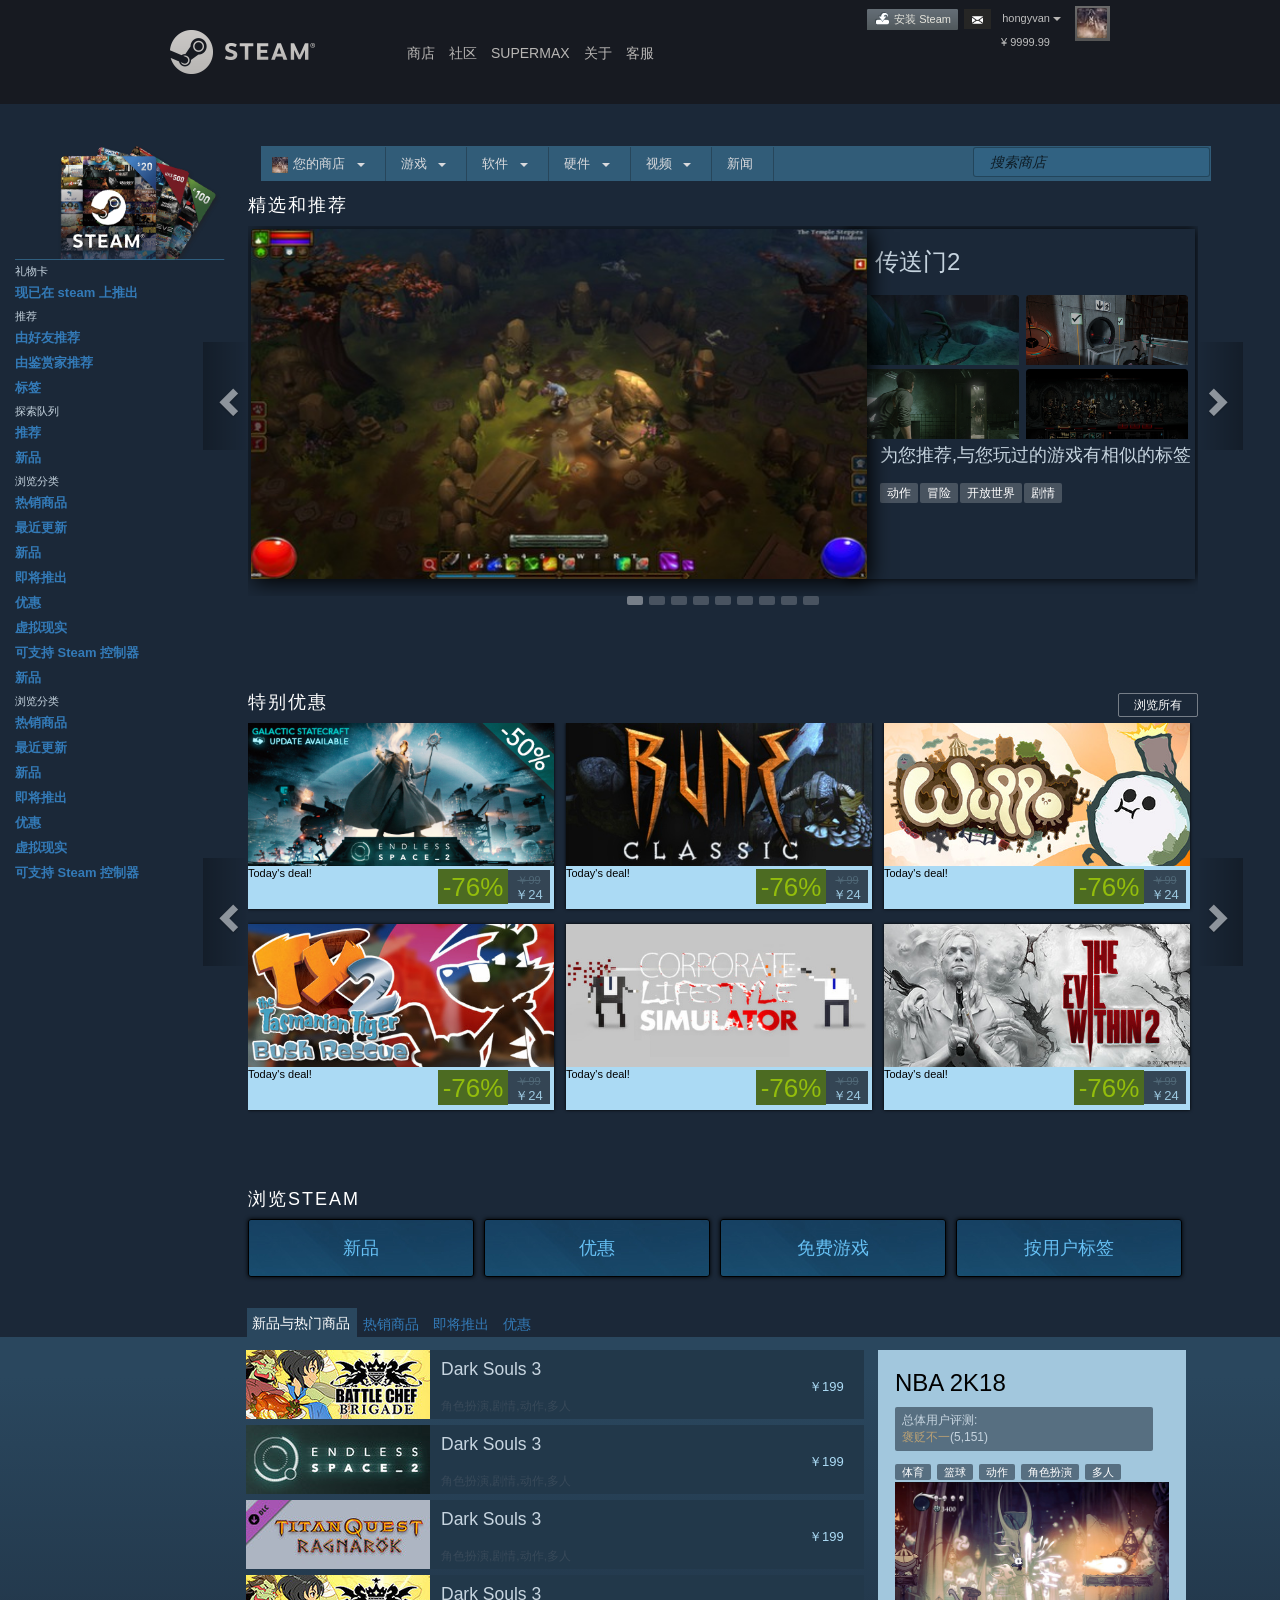
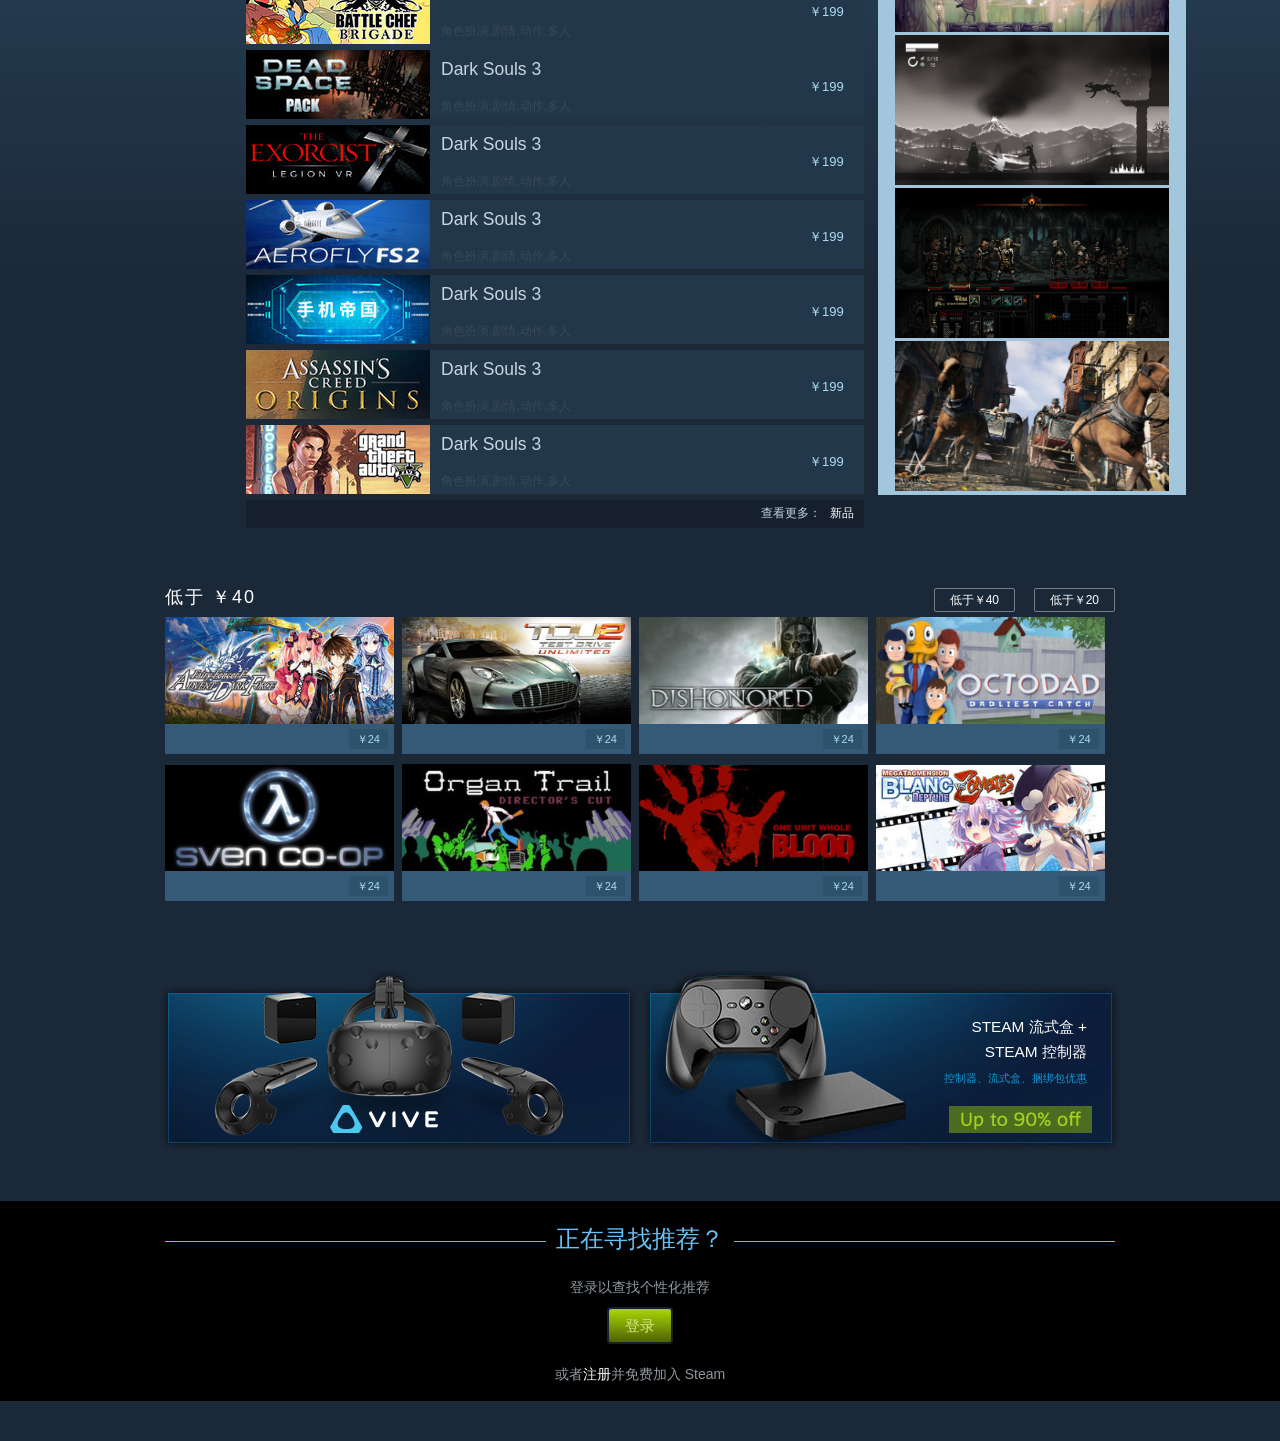
<file: index.html>
<!DOCTYPE html>
<html>

<head>
    <meta http-equiv="Content-Type" content="text/html; charset=UTF-8">
    <meta name="viewport" content="width=device-width,initial-scale=1,user-scalable=no">
    <meta name="theme-color" content="#171a21">
    <link rel="shortcut icon" href="img/index/favicon.ico" type="image/x-icon">
    <link rel="stylesheet" type="text/css" href="css/bootstrap.css" />
    <link rel="stylesheet" type="text/css" href="css/carousel.css" />
    <link rel="stylesheet" type="text/css" href="css/common.css" />
    <link rel="stylesheet" type="text/css" href="css/index.css" />
    <title>欢迎来到Steam</title>
</head>

<body>
    <!--头部S-->
    <header>
        <div class="content clearfix">
            <div class="logo">
                <span>
						<a href="index.html"><img src="img/index/globalheader_logo.png" width="176" height="44"/></a>
					</span>
            </div>
            <!--头部列表S-->
            <div class="supernav_container">
                <div class="container-fluid">
                    <div id="navbar" class="navbar-collapse collapse">
                        <ul class="nav navbar-nav">
                            <li class="dropdown">
                                <a href="#" class="dropdown-toggle menuitem" data-toggle="dropdown" role="button" aria-haspopup="true" aria-expanded="false">商店</a>
                                <ul class="dropdown-menu sub_dropdown">
                                    <li>
                                        <a href="#">精选</a>
                                    </li>
                                    <li>
                                        <a href="#">探索</a>
                                    </li>
                                    <li>
                                        <a href="#">鉴赏家</a>
                                    </li>
                                    <li>
                                        <a href="#">愿望单</a>
                                    </li>
                                    <li>
                                        <a href="#">新闻</a>
                                    </li>
                                    <li>
                                        <a href="#">统计</a>
                                    </li>
                                </ul>
                            </li>
                            <li class="dropdown">
                                <a href="#" class="dropdown-toggle menuitem" data-toggle="dropdown" role="button" aria-haspopup="true" aria-expanded="false">社区</a>
                                <ul class="dropdown-menu sub_dropdown">
                                    <li>
                                        <a href="#">主页</a>
                                    </li>
                                    <li>
                                        <a href="#">讨论</a>
                                    </li>
                                    <li>
                                        <a href="#">创意工坊</a>
                                    </li>
                                    <li>
                                        <a href="#">市场</a>
                                    </li>
                                    <li>
                                        <a href="#">实况直播</a>
                                    </li>
                                </ul>
                            </li>
                            <li class="dropdown">
                                <a href="personal.html" class="dropdown-toggle menuitem" data-toggle="dropdown" role="button" aria-haspopup="true" aria-expanded="false">SUPERMAX</a>
                                <ul class="dropdown-menu sub_dropdown">
                                    <li>
                                        <a href="#">动态</a>
                                    </li>
                                    <li>
                                        <a href="#">个人资料</a>
                                    </li>
                                    <li>
                                        <a href="#">好友</a>
                                    </li>
                                    <li>
                                        <a href="#">组</a>
                                    </li>
                                    <li>
                                        <a href="#">内容</a>
                                    </li>
                                    <li>
                                        <a href="#">徽章</a>
                                    </li>
                                    <li>
                                        <a href="#">库存</a>
                                    </li>
                                </ul>
                            </li>
                            <li class="dropdown">
                                <a href="#" class="dropdown-toggle menuitem" data-toggle="dropdown" role="button" aria-haspopup="true" aria-expanded="false">关于</a>
                            </li>
                            <li class="dropdown">
                                <a href="login.html" class="dropdown-toggle menuitem" data-toggle="dropdown" role="button" aria-haspopup="true" aria-expanded="false">客服</a>
                            </li>
                        </ul>
                    </div>
                    <!--/.nav-collapse -->
                </div>
                <!--/.container-fluid -->
            </div>
            <!--头部列表E-->
            <!--头部右-->
            <div class="header_right">
                <div class="right_menu">
                    <div class="install_btn">
                        <div class="btn_leftcap"></div>
                        <div class="btn_rightcap"></div>
                        <a class="btn_content" href="./login.html">安装 Steam</a>
                    </div>
                    <!-- Single button -->
                    <div class="btn-group">
                        <button type="button" class="btn btn-default dropdown-toggle noti_btn" data-toggle="dropdown" aria-haspopup="true" aria-expanded="false">
                            <img src="img/index/header_menu_notifications.png" width="11" height="8" /></button>
                        <ul class="dropdown-menu noti_dropdown">
                            <li>
                                <a href="#">
										<span>0</span><span>条新留言</span></a>
                            </li>
                            <li>
                                <a href="#">
										<span>0</span><span>件新物品在您的库存中</span></a>
                            </li>
                            <li>
                                <a href="#">
										<span>0</span><span>份新邀请</span></a>
                            </li>
                            <li>
                                <a href="#">
										<span>0</span><span>份新礼物</span></a>
                            </li>
                            <li>
                                <a href="#">
										<span>0</span><span>条未读聊天信息</span></a>
                            </li>
                        </ul>
                    </div>
                    <div class="btn-group">
                        <button type="button" class="btn btn-default dropdown-toggle noti_btn username_btn" data-toggle="dropdown" aria-haspopup="true" aria-expanded="false">
                            <a href="./login.html">hongyvan</a>
                            <span class="caret"></span></button>
                        <ul class="dropdown-menu noti_dropdown">
                            <li>
                                <a href="#">
										<span>注销</span></a>
                            </li>
                            <li>
                                <a href="#">
										<span>账户明细</span></a>
                            </li>
                            <li>
                                <a href="#">
										<span>偏好</span></a>
                            </li>
                            <li>
                                <a href="#">
										<span>更改语言</span></a>
                            </li>
                            <li>
                                <a href="#">
										<span>查看个人资料</span></a>
                            </li>
                        </ul>
                    </div>
                    <div class="wallet_ctn">
                        <a href="">¥ 9999.99</a>
                    </div>
                </div>
                <a href="personal.html" class="user_avatar "><img src="img/index/mine.jpg"></a>
            </div>
    </header>
    <!--头部E-->
    <!--主体S-->
    <section>
        <div class="col-lg-2 col-lg-offset-1 col-md-offset-0 left_nav">
            <a href=""><img src="img/index/steamcards_promo.png"/></a>
            <ul>
                <li>
                    <span>礼物卡</span></li>
                <li>
                    <a href="">现已在 steam 上推出</a>
                </li>
                <li>
                    <span>推荐</span></li>
                <li>
                    <a href="">由好友推荐</a>
                </li>
                <li>
                    <a href="">由鉴赏家推荐</a>
                </li>
                <li>
                    <a href="">标签</a>
                </li>
                <li>
                    <span>探索队列</span></li>
                <li>
                    <a href="">推荐</a>
                </li>
                <li>
                    <a href="">新品</a>
                </li>
                <li>
                    <span>浏览分类</span></li>
                <li>
                    <a href="">热销商品</a>
                </li>
                <li>
                    <a href="">最近更新</a>
                </li>
                <li>
                    <a href="">新品</a>
                </li>
                <li>
                    <a href="">即将推出</a>
                </li>
                <li>
                    <a href="">优惠</a>
                </li>
                <li>
                    <a href="">虚拟现实</a>
                </li>
                <li>
                    <a href="">可支持 Steam 控制器</a>
                </li>
                <li>
                    <a href="">新品</a>
                </li>
                <li>
                    <span>浏览分类</span></li>
                <li>
                    <a href="">热销商品</a>
                </li>
                <li>
                    <a href="">最近更新</a>
                </li>
                <li>
                    <a href="">新品</a>
                </li>
                <li>
                    <a href="">即将推出</a>
                </li>
                <li>
                    <a href="">优惠</a>
                </li>
                <li>
                    <a href="">虚拟现实</a>
                </li>
                <li>
                    <a href="">可支持 Steam 控制器</a>
                </li>
            </ul>
        </div>
        <div class="main_game clearfix">
            <div class="container-fluid   main_nav">
                <div class="top_nav">
                    <!--愿望单-->
                    <!-- Static navbar -->
                    <nav class="navbar navbar-default  top_content">
                        <div class="container-fluid">
                            <div class="navbar-header">
                                <button type="button" class="navbar-toggle collapsed" data-toggle="collapse" data-target="#navbar" aria-expanded="false" aria-controls="navbar">
                                    <span class="sr-only">Toggle navigation</span>
                                    <span class="icon-bar"></span>
                                    <span class="icon-bar"></span>
                                    <span class="icon-bar"></span>
                                </button>
                            </div>
                            <div id="navbar" class="navbar-collapse collapse">
                                <ul class="nav navbar-nav">
                                    <li class="dropdown">
                                        <a href="#" class="dropdown-toggle" data-toggle="dropdown" role="button" aria-haspopup="true" aria-expanded="false"><img src="img/index/mine.jpg"/>您的商店
													<span class="caret"></span></a>
                                        <ul class="dropdown-menu">
                                            <li>
                                                <a href="#">商店主页</a>
                                            </li>
                                            <li>
                                                <a href="#">好友中热门</a>
                                            </li>
                                            <li>
                                                <a href="#">Steam 鉴赏家</a>
                                            </li>
                                            <li>
                                                <a href="#">您的队列</a>
                                            </li>
                                            <li>
                                                <a href="#">最近更新</a>
                                            </li>
                                            <li>
                                                <a href="#">关注的游戏和软件</a>
                                            </li>
                                            <li role="separator" class="divider"></li>
                                            <li class="dropdown-header">为您推荐的标签</li>
                                            <li>
                                                <a href="#">动作</a>
                                            </li>
                                            <li>
                                                <a href="#">冒险</a>
                                            </li>
                                            <li>
                                                <a href="#">开放世界</a>
                                            </li>
                                            <li>
                                                <a href="#">单人</a>
                                            </li>
                                            <li>
                                                <a href="#">角色扮演</a>
                                            </li>
                                            <li role="separator" class="divider"></li>
                                            <li>
                                                <a href="#">浏览所有推荐标签</a>
                                            </li>
                                        </ul>
                                    </li>
                                    <li class="dropdown">
                                        <a href="#" class="dropdown-toggle" data-toggle="dropdown" role="button" aria-haspopup="true" aria-expanded="false">游戏
													<span class="caret"></span></a>
                                        <ul class="dropdown-menu">
                                            <li>
                                                <a href="#">免费游玩</a>
                                            </li>
                                            <li>
                                                <a href="#">抢先体验</a>
                                            </li>
                                            <li>
                                                <a href="#">试玩</a>
                                            </li>
                                            <li>
                                                <a href="#">虚拟现实</a>
                                            </li>
                                            <li>
                                                <a href="#">可支持 Steam 控制器</a>
                                            </li>
                                            <li role="separator" class="divider"></li>
                                            <li class="dropdown-header">按类型浏览:</li>
                                            <li>
                                                <a href="#">休闲</a>
                                            </li>
                                            <li>
                                                <a href="#">冒险</a>
                                            </li>
                                            <li>
                                                <a href="#">体育</a>
                                            </li>
                                            <li>
                                                <a href="#">动作</a>
                                            </li>
                                            <li>
                                                <a href="#">角色扮演</a>
                                            </li>
                                            <li>
                                                <a href="#">模拟</a>
                                            </li>
                                            <li>
                                                <a href="#">策略</a>
                                            </li>
                                            <li>
                                                <a href="#">独立</a>
                                            </li>
                                            <li role="separator" class="divider"></li>
                                            <li>
                                                <a href="#">查看热门标签</a>
                                            </li>
                                            <li role="separator" class="divider"></li>
                                            <li class="dropdown-header">按平台浏览:</li>
                                            <li>
                                                <a href="#">Mac OS X</a>
                                            </li>
                                            <li>
                                                <a href="#">SteamOS +Linux</a>
                                            </li>
                                        </ul>
                                    </li>
                                    <li class="dropdown">
                                        <a href="#" class="dropdown-toggle" data-toggle="dropdown" role="button" aria-haspopup="true" aria-expanded="false">软件
													<span class="caret"></span></a>
                                        <ul class="dropdown-menu">
                                            <li>
                                                <a href="#">软件中心</a>
                                            </li>
                                            <li role="separator" class="divider"></li>
                                            <li>
                                                <a href="#">动画制作与建模</a>
                                            </li>
                                            <li>
                                                <a href="#">实用工具</a>
                                            </li>
                                            <li>
                                                <a href="#">教育</a>
                                            </li>
                                            <li>
                                                <a href="#">游戏开发</a>
                                            </li>
                                            <li>
                                                <a href="#">照片编辑</a>
                                            </li>
                                            <li>
                                                <a href="#">网络出版</a>
                                            </li>
                                            <li>
                                                <a href="#">视频制作</a>
                                            </li>
                                            <li>
                                                <a href="#">设计与插画</a>
                                            </li>
                                            <li>
                                                <a href="#">音频制作</a>
                                            </li>
                                        </ul>
                                    </li>
                                    <li class="dropdown">
                                        <a href="#" class="dropdown-toggle" data-toggle="dropdown" role="button" aria-haspopup="true" aria-expanded="false">硬件
													<span class="caret"></span></a>
                                        <ul class="dropdown-menu">
                                            <li>
                                                <a href="#">Steam 控制器</a>
                                            </li>
                                            <li>
                                                <a href="#">Steam 流式盒</a>
                                            </li>
                                            <li>
                                                <a href="#">Steam 主机</a>
                                            </li>
                                            <li>
                                                <a href="#">HTC Vive</a>
                                            </li>
                                        </ul>
                                    </li>
                                    <li class="dropdown">
                                        <a href="#" class="dropdown-toggle" data-toggle="dropdown" role="button" aria-haspopup="true" aria-expanded="false">视频
													<span class="caret"></span></a>
                                        <ul class="dropdown-menu">
                                            <li>
                                                <a href="#">视频中心</a>
                                            </li>
                                            <li role="separator" class="divider"></li>
                                            <li class="dropdown-header">按类型浏览:</li>
                                            <li>
                                                <a href="#">电影</a>
                                            </li>
                                            <li>
                                                <a href="#">章节式</a>
                                            </li>
                                            <li>
                                                <a href="#">纪录片</a>
                                            </li>
                                            <li>
                                                <a href="#">游戏</a>
                                            </li>
                                            <li>
                                                <a href="#">教程</a>
                                            </li>
                                            <li>
                                                <a href="#">短片</a>
                                            </li>
                                            <li role="separator" class="divider"></li>
                                            <li class="dropdown-header">按类型浏览:</li>
                                            <li>
                                                <a href="#">动作</a>
                                            </li>
                                            <li>
                                                <a href="#">日本动画</a>
                                            </li>
                                            <li>
                                                <a href="#">欢乐</a>
                                            </li>
                                            <li>
                                                <a href="#">剧情</a>
                                            </li>
                                            <li>
                                                <a href="#">恐怖</a>
                                            </li>
                                            <li>
                                                <a href="#">科幻</a>
                                            </li>
                                        </ul>
                                    </li>
                                    <li class="dropdown">
                                        <a href="#" class="dropdown-toggle" data-toggle="dropdown" role="button" aria-haspopup="true" aria-expanded="false">新闻</a>
                                    </li>
                                </ul>
                            </div>
                        </div>
                        <div class="col-md-3 search_box">
                            <input type="text" class="search_content" placeholder="搜索商店" />
                        </div>
                    </nav>
                </div>
            </div>
            <div class="col-lg-8 clearfix game_example">
                <h4>精选和推荐</h4>
                <div id="carousel-example-generic" class="carousel slide" data-ride="carousel">
                    <!-- Indicators -->
                    <ol class="carousel-indicators">
                        <li data-target="#carousel-example-generic" data-slide-to="0" class="active"></li>
                        <li data-target="#carousel-example-generic" data-slide-to="1"></li>
                        <li data-target="#carousel-example-generic" data-slide-to="2"></li>
                        <li data-target="#carousel-example-generic" data-slide-to="3"></li>
                        <li data-target="#carousel-example-generic" data-slide-to="4"></li>
                        <li data-target="#carousel-example-generic" data-slide-to="5"></li>
                        <li data-target="#carousel-example-generic" data-slide-to="6"></li>
                        <li data-target="#carousel-example-generic" data-slide-to="7"></li>
                        <li data-target="#carousel-example-generic" data-slide-to="8"></li>
                    </ol>
                    <!-- Wrapper for slides -->
                    <div class="carousel-inner" role="listbox">
                        <div class="item active">
                            <!--轮播内列表页S-->
                            <div class="main_show clearfix">
                                <!-- Nav tabs -->
                                <ul class="nav nav-tabs game_show" role="tablist">
                                    <h3>传送门2</h3>
                                    <li role="presentation" class="spec active">
                                        <a href="#home" aria-controls="home" role="tab" data-toggle="tab"><img src="img/index/0000002582.600x338.jpg"/>
													<div class="game_cover"></div>
												</a>
                                    </li>
                                    <li role="presentation">
                                        <a href="#profile" aria-controls="profile" role="tab" data-toggle="tab"><img src="img/index/ss_0211851b61994e08f197e59bca4e86137fadda44.600x338.jpg"/>
													<div class="game_cover"></div>
												</a>
                                    </li>
                                    <li role="presentation" class="spec">
                                        <a href="#messages" aria-controls="messages" role="tab" data-toggle="tab"><img src="img/index/ss_04572edc979601b038756f87861c6f8c6c337806.600x338.jpg"/>
													<div class="game_cover"></div>
												</a>
                                    </li>
                                    <li role="presentation">
                                        <a href="#settings" aria-controls="settings" role="tab" data-toggle="tab"><img src="img/index/ss_0c8b2093a60de3377db439c8a8f6a521a17e6c4f.600x338.jpg"/>
													<div class="game_cover"></div>
												</a>
                                    </li>
                                    <p>为您推荐,与您玩过的游戏有相似的标签</p>
                                    <p>
                                        <span>动作</span><span>冒险</span><span>开放世界</span><span>剧情</span></p>
                                </ul>
                                <!-- Tab panes -->
                                <div class="tab-content">
                                    <div role="tabpanel" class="tab-pane active" id="home"><img src="img/index/ss_06b3b8b537e3766cbb6026c6273d78344327ad24.600x338.jpg" /></div>
                                    <div role="tabpanel" class="tab-pane" id="profile"><img src="img/index/ss_0152549101fae25455ea40094eb54731ab10f477.600x338.jpg" /></div>
                                    <div role="tabpanel" class="tab-pane" id="messages"><img src="img/index/ss_0373cd64ff4e75b0863eb51879111e759b549eb9.600x338.jpg" /></div>
                                    <div role="tabpanel" class="tab-pane" id="settings"><img src="img/index/ss_07524ca3febe530cb128815ed81ade0529f060f3.600x338.jpg" /></div>
                                </div>
                            </div>
                            <!--轮播内列表页E-->
                            <div class="carousel-caption"></div>
                        </div>
                        <div class="item">
                            <!--轮播内列表页S-->
                            <div class="main_show">
                                <!-- Nav tabs -->
                                <ul class="nav nav-tabs game_show clearfix" role="tablist">
                                    <h3>传送门</h3>
                                    <li role="presentation" class="spec active">
                                        <a href="#home1" aria-controls="home" role="tab" data-toggle="tab"><img src="img/index/ss_153e5dbcccb58292658234c990dd1a8dabf6559b.600x338.jpg"/>
													<div class="game_cover"></div>
												</a>
                                    </li>
                                    <li role="presentation">
                                        <a href="#profile1" aria-controls="profile" role="tab" data-toggle="tab"><img src="img/index/ss_1369fb18206a8efb94f2e9329538ec1a1092a087.600x338.jpg"/>
													<div class="game_cover"></div>
												</a>
                                    </li>
                                    <li role="presentation" class="spec">
                                        <a href="#messages1" aria-controls="messages" role="tab" data-toggle="tab"><img src="img/index/ss_1318a04ef11d87f38aebe6d47a96124f8f888ca8.600x338.jpg"/>
													<div class="game_cover"></div>
												</a>
                                    </li>
                                    <li role="presentation">
                                        <a href="#settings1" aria-controls="settings" role="tab" data-toggle="tab"><img src="img/index/ss_182256274a6a5c9473c6fa98cb0b466294aa54e4.600x338.jpg"/>
													<div class="game_cover"></div>
												</a>
                                    </li>
                                    <p>为您推荐,与您玩过的游戏有相似的标签</p>
                                    <p>
                                        <span>动作</span><span>冒险</span><span>开放世界</span><span>剧情</span></p>
                                </ul>
                                <!-- Tab panes -->
                                <div class="tab-content">
                                    <div role="tabpanel" class="tab-pane active" id="home1"><img src="img/index/ss_19c1c8d52d714fe8d0a0277c36832b4e0ad5def3.600x338.jpg" /></div>
                                    <div role="tabpanel" class="tab-pane" id="profile1"><img src="img/index/ss_153e5dbcccb58292658234c990dd1a8dabf6559b.600x338.jpg" /></div>
                                    <div role="tabpanel" class="tab-pane" id="messages1"><img src="img/index/ss_1718fd7448b82cab3f5b11a6e819dd2db0d06471.600x338.jpg" /></div>
                                    <div role="tabpanel" class="tab-pane" id="settings1"><img src="img/index/ss_1b4cc24b78f404c69fa18d42e5d5b00873c8852f.600x338.jpg" /></div>
                                </div>
                            </div>
                            <!--轮播内列表页E-->
                            <div class="carousel-caption"></div>
                        </div>
                        <div class="item">
                            <!--轮播内列表页S-->
                            <div class="main_show">
                                <!-- Nav tabs -->
                                <ul class="nav nav-tabs game_show clearfix" role="tablist">
                                    <h3>传送门</h3>
                                    <li role="presentation" class="spec active">
                                        <a href="#home2" aria-controls="home" role="tab" data-toggle="tab"><img src="img/index/ss_1487c2c7ddd9a1ae6b55f7e50d5d63ada6915921.600x338.jpg"/>
													<div class="game_cover"></div>
												</a>
                                    </li>
                                    <li role="presentation">
                                        <a href="#profile2" aria-controls="profile" role="tab" data-toggle="tab"><img src="img/index/ss_1487c2c7ddd9a1ae6b55f7e50d5d63ada6915921.600x338.jpg"/>
													<div class="game_cover"></div>
												</a>
                                    </li>
                                    <li role="presentation" class="spec">
                                        <a href="#messages2" aria-controls="messages" role="tab" data-toggle="tab"><img src="img/index/ss_15f25d045c3be1f158520a2b32aba5f1b6fbb836.600x338.jpg"/>
													<div class="game_cover"></div>
												</a>
                                    </li>
                                    <li role="presentation">
                                        <a href="#settings2" aria-controls="settings" role="tab" data-toggle="tab"><img src="img/index/ss_1bb06e88281089153901107fb09bfc8b10d80a92.600x338.jpg"/>
													<div class="game_cover"></div>
												</a>
                                    </li>
                                    <p>为您推荐,与您玩过的游戏有相似的标签</p>
                                    <p>
                                        <span>动作</span><span>冒险</span><span>开放世界</span><span>剧情</span></p>
                                </ul>
                                <!-- Tab panes -->
                                <div class="tab-content">
                                    <div role="tabpanel" class="tab-pane active" id="home2"><img src="img/index/ss_1c0fa39091901496d77cf4cecfea4ffb056d6452.600x338.jpg" /></div>
                                    <div role="tabpanel" class="tab-pane" id="profile2"><img src="img/index/ss_32d76a6ff4b216410b90ff2cdb7107a28a1baed2.600x338.jpg" /></div>
                                    <div role="tabpanel" class="tab-pane" id="messages2"><img src="img/index/ss_349dc173bd543fddd7b667253e3429e9565fe098.600x338.jpg" /></div>
                                    <div role="tabpanel" class="tab-pane" id="settings2"><img src="img/index/ss_6b2c6d8df87edbacd491d15869df946062612c8e.600x338.jpg" /></div>
                                </div>
                            </div>
                            <!--轮播内列表页E-->
                            <div class="carousel-caption"></div>
                        </div>
                        <div class="item">
                            <!--轮播内列表页S-->
                            <div class="main_show">
                                <!-- Nav tabs -->
                                <ul class="nav nav-tabs game_show clearfix" role="tablist">
                                    <h3>传送门</h3>
                                    <li role="presentation" class="spec active">
                                        <a href="#home3" aria-controls="home" role="tab" data-toggle="tab"><img src="img/index/ss_5384f9f8b96a0b9934b2bc35a4058376211636d2.600x338.jpg"/>
													<div class="game_cover"></div>
												</a>
                                    </li>
                                    <li role="presentation">
                                        <a href="#profile3" aria-controls="profile" role="tab" data-toggle="tab"><img src="img/index/ss_42c6e1765549541d5576ec5bdb01cbc45f376444.600x338.jpg"/>
													<div class="game_cover"></div>
												</a>
                                    </li>
                                    <li role="presentation" class="spec">
                                        <a href="#messages3" aria-controls="messages" role="tab" data-toggle="tab"><img src="img/index/ss_41d2c3f70217e64c0d23e198060dc802bf836501.600x338.jpg"/>
													<div class="game_cover"></div>
												</a>
                                    </li>
                                    <li role="presentation">
                                        <a href="#settings3" aria-controls="settings" role="tab" data-toggle="tab"><img src="img/index/ss_50472c40c90b4771382458f8e1c691793c63e1b0.600x338.jpg"/>
													<div class="game_cover"></div>
												</a>
                                    </li>
                                    <p>为您推荐,与您玩过的游戏有相似的标签</p>
                                    <p>
                                        <span>动作</span><span>冒险</span><span>开放世界</span><span>剧情</span></p>
                                </ul>
                                <!-- Tab panes -->
                                <div class="tab-content">
                                    <div role="tabpanel" class="tab-pane active" id="home3"><img src="img/index/ss_4cd77e3ef5b147b011a5cf8f96b8bcbcd79b3e15.600x338.jpg" /></div>
                                    <div role="tabpanel" class="tab-pane" id="profile3"><img src="img/index/ss_142c19862c8bb307252dedf7f17cda4eb5f3f2b8.600x338.jpg" /></div>
                                    <div role="tabpanel" class="tab-pane" id="messages3"><img src="img/index/ss_53419d3cffeb52937070e53f5930df091acdfb46.600x338.jpg" /></div>
                                    <div role="tabpanel" class="tab-pane" id="settings3"><img src="img/index/ss_47f3523dbea462aff2ca4bc9f605faaf80a792b2.600x338.jpg" /></div>
                                </div>
                            </div>
                            <!--轮播内列表页E-->
                            <div class="carousel-caption"></div>
                        </div>
                        <div class="item">
                            <!--轮播内列表页S-->
                            <div class="main_show">
                                <!-- Nav tabs -->
                                <ul class="nav nav-tabs game_show clearfix" role="tablist">
                                    <h3>传送门</h3>
                                    <li role="presentation" class="spec active">
                                        <a href="#home4" aria-controls="home" role="tab" data-toggle="tab"><img src="img/index/ss_342ec464dbec95300747ef79ed1e28f9dafb4ce8.600x338.jpg"/>
													<div class="game_cover"></div>
												</a>
                                    </li>
                                    <li role="presentation">
                                        <a href="#profile4" aria-controls="profile" role="tab" data-toggle="tab"><img src="img/index/ss_4cd77e3ef5b147b011a5cf8f96b8bcbcd79b3e15.600x338.jpg"/>
													<div class="game_cover"></div>
												</a>
                                    </li>
                                    <li role="presentation" class="spec">
                                        <a href="#messages4" aria-controls="messages" role="tab" data-toggle="tab"><img src="img/index/ss_7632c2c83dd56a4b616f5a0d479b25dfd7f03548.600x338.jpg"/>
													<div class="game_cover"></div>
												</a>
                                    </li>
                                    <li role="presentation">
                                        <a href="#settings4" aria-controls="settings" role="tab" data-toggle="tab"><img src="img/index/ss_50472c40c90b4771382458f8e1c691793c63e1b0.600x338.jpg"/>
													<div class="game_cover"></div>
												</a>
                                    </li>
                                    <p>为您推荐,与您玩过的游戏有相似的标签</p>
                                    <p>
                                        <span>动作</span><span>冒险</span><span>开放世界</span><span>剧情</span></p>
                                </ul>
                                <!-- Tab panes -->
                                <div class="tab-content">
                                    <div role="tabpanel" class="tab-pane active" id="home4"><img src="img/index/ss_5efe46f2e2c65040f529a0d0e7069d6b8bb8e175.600x338.jpg" /></div>
                                    <div role="tabpanel" class="tab-pane" id="profile4"><img src="img/index/ss_6d3985f2efc33aeae1326b3c797b7ef34a1d5fda.600x338.jpg" /></div>
                                    <div role="tabpanel" class="tab-pane" id="messages4"><img src="img/index/ss_351f0026c4ca89eef429a095750814aaf6b5ebc0.600x338.jpg" /></div>
                                    <div role="tabpanel" class="tab-pane" id="settings4"><img src="img/index/ss_42c6e1765549541d5576ec5bdb01cbc45f376444.600x338.jpg" /></div>
                                </div>
                            </div>
                            <!--轮播内列表页E-->
                            <div class="carousel-caption"></div>
                        </div>
                        <div class="item">
                            <!--轮播内列表页S-->
                            <div class="main_show">
                                <!-- Nav tabs -->
                                <ul class="nav nav-tabs game_show clearfix" role="tablist">
                                    <h3>传送门</h3>
                                    <li role="presentation" class="spec active">
                                        <a href="#home5" aria-controls="home" role="tab" data-toggle="tab"><img src="img/index/ss_60894d685a0f3488ceaf0592625fc904aa2bfeb1.600x338.jpg"/>
													<div class="game_cover"></div>
												</a>
                                    </li>
                                    <li role="presentation">
                                        <a href="#profile5" aria-controls="profile" role="tab" data-toggle="tab"><img src="img/index/ss_47f3523dbea462aff2ca4bc9f605faaf80a792b2.600x338.jpg"/>
													<div class="game_cover"></div>
												</a>
                                    </li>
                                    <li role="presentation" class="spec">
                                        <a href="#messages5" aria-controls="messages" role="tab" data-toggle="tab"><img src="img/index/ss_409bb8591d4c8278815510d9be737b57dfc57e06.600x338.jpg"/>
													<div class="game_cover"></div>
												</a>
                                    </li>
                                    <li role="presentation">
                                        <a href="#settings5" aria-controls="settings" role="tab" data-toggle="tab"><img src="img/index/ss_3673f246faad57ee6fc64276512ede23453da1d3.600x338.jpg"/>
													<div class="game_cover"></div>
												</a>
                                    </li>
                                    <p>为您推荐,与您玩过的游戏有相似的标签</p>
                                    <p>
                                        <span>动作</span><span>冒险</span><span>开放世界</span><span>剧情</span></p>
                                </ul>
                                <!-- Tab panes -->
                                <div class="tab-content">
                                    <div role="tabpanel" class="tab-pane active" id="home5"><img src="img/index/ss_3c6324eaf7b0766a81534a22ff362a27ba6f5201.600x338.jpg" /></div>
                                    <div role="tabpanel" class="tab-pane" id="profile5"><img src="img/index/ss_5e706eb078ccdf6a3171eb16b5f2cd35abaa184b.600x338.jpg" /></div>
                                    <div role="tabpanel" class="tab-pane" id="messages5"><img src="img/index/ss_62a2f95c1784f138c3abbecf376c5cc99cc94a57.600x338.jpg" /></div>
                                    <div role="tabpanel" class="tab-pane" id="settings5"><img src="img/index/ss_881d88fcc6055fcb7703673bc1815ab349c57133.600x338.jpg" /></div>
                                </div>
                            </div>
                            <!--轮播内列表页E-->
                            <div class="carousel-caption"></div>
                        </div>
                        <div class="item">
                            <!--轮播内列表页S-->
                            <div class="main_show">
                                <!-- Nav tabs -->
                                <ul class="nav nav-tabs game_show clearfix" role="tablist">
                                    <h3>传送门</h3>
                                    <li role="presentation" class="spec active">
                                        <a href="#home6" aria-controls="home" role="tab" data-toggle="tab"><img src="img/index/ss_99ef88f20f0b3181b75d994351f66bd7fe42830e.600x338.jpg"/>
													<div class="game_cover"></div>
												</a>
                                    </li>
                                    <li role="presentation">
                                        <a href="#profile6" aria-controls="profile" role="tab" data-toggle="tab"><img src="img/index/ss_5e3aa2e0fd6cfbb0f6fe1990d3d5ed7700fc2638.600x338.jpg"/>
													<div class="game_cover"></div>
												</a>
                                    </li>
                                    <li role="presentation" class="spec">
                                        <a href="#messages6" aria-controls="messages" role="tab" data-toggle="tab"><img src="img/index/ss_917ed6578d434f623b0b3b7bb6b95f4c9e4a6744.600x338.jpg"/>
													<div class="game_cover"></div>
												</a>
                                    </li>
                                    <li role="presentation">
                                        <a href="#settings6" aria-controls="settings" role="tab" data-toggle="tab"><img src="img/index/ss_5efd318b85a3917d1c6e717f4cb813b47547cd6f.600x338.jpg"/>
													<div class="game_cover"></div>
												</a>
                                    </li>
                                    <p>为您推荐,与您玩过的游戏有相似的标签</p>
                                    <p>
                                        <span>动作</span><span>冒险</span><span>开放世界</span><span>剧情</span></p>
                                </ul>
                                <!-- Tab panes -->
                                <div class="tab-content">
                                    <div role="tabpanel" class="tab-pane active" id="home6"><img src="img/index/ss_6f5263101a3657f5160cd12a3e005c1f963904b0.600x338.jpg" /></div>
                                    <div role="tabpanel" class="tab-pane" id="profile6"><img src="img/index/ss_7ece2089c45e8640d20b5d345570ab80c1c2058b.600x338.jpg" /></div>
                                    <div role="tabpanel" class="tab-pane" id="messages6"><img src="img/index/ss_8306631f4ab9919756b346f8a48b1d35ef29a8d4.600x338.jpg" /></div>
                                    <div role="tabpanel" class="tab-pane" id="settings6"><img src="img/index/ss_cfbeb53527a65cb013153f68364952100742efbc.600x338.jpg" /></div>
                                </div>
                            </div>
                            <!--轮播内列表页E-->
                            <div class="carousel-caption"></div>
                        </div>
                        <div class="item">
                            <!--轮播内列表页S-->
                            <div class="main_show">
                                <!-- Nav tabs -->
                                <ul class="nav nav-tabs game_show clearfix" role="tablist">
                                    <h3>传送门</h3>
                                    <li role="presentation" class="spec active">
                                        <a href="#home7" aria-controls="home" role="tab" data-toggle="tab"><img src="img/index/ss_83067d66f0b2026f35f256234415bf6e633d7b00.600x338.jpg"/>
													<div class="game_cover"></div>
												</a>
                                    </li>
                                    <li role="presentation">
                                        <a href="#profile7" aria-controls="profile" role="tab" data-toggle="tab"><img src="img/index/ss_71235b4326ab0eb6e3cdaeb41c4139311097a2fa.600x338.jpg"/>
													<div class="game_cover"></div>
												</a>
                                    </li>
                                    <li role="presentation" class="spec">
                                        <a href="#messages7" aria-controls="messages" role="tab" data-toggle="tab"><img src="img/index/ss_44002261bc249a39d34fa70d839d61b37d354a8a.600x338.jpg"/>
													<div class="game_cover"></div>
												</a>
                                    </li>
                                    <li role="presentation">
                                        <a href="#settings7" aria-controls="settings" role="tab" data-toggle="tab"><img src="img/index/ss_64406d71653c589377e8c589ece9e3941b6fff50.600x338.jpg"/>
													<div class="game_cover"></div>
												</a>
                                    </li>
                                    <p>为您推荐,与您玩过的游戏有相似的标签</p>
                                    <p>
                                        <span>动作</span><span>冒险</span><span>开放世界</span><span>剧情</span></p>
                                </ul>
                                <!-- Tab panes -->
                                <div class="tab-content">
                                    <div role="tabpanel" class="tab-pane active" id="home7"><img src="img/index/ss_5ef79ec2efe053596ece78cf2e2162288962acbb.600x338.jpg" /></div>
                                    <div role="tabpanel" class="tab-pane" id="profile7"><img src="img/index/ss_8ccb821c4df3fafdf4161d77f38635441a8157f2.600x338.jpg" /></div>
                                    <div role="tabpanel" class="tab-pane" id="messages7"><img src="img/index/ss_69b7103e2ba545c4a5589401b0f15e5eaf32232d.600x338.jpg" /></div>
                                    <div role="tabpanel" class="tab-pane" id="settings7"><img src="img/index/ss_7632c2c83dd56a4b616f5a0d479b25dfd7f03548.600x338.jpg" /></div>
                                </div>
                            </div>
                            <!--轮播内列表页E-->
                            <div class="carousel-caption"></div>
                        </div>
                    </div>
                    <!-- Controls -->
                    <a class="carousel-control left" href="#carousel-example-generic" role="button" data-slide="prev">
								<span class="glyphicon glyphicon-chevron-left" aria-hidden="true"></span>
								<span class="sr-only">Previous</span>
							</a>
                    <a class="carousel-control right" href="#carousel-example-generic" role="button" data-slide="next">
								<span class="glyphicon glyphicon-chevron-right" aria-hidden="true"></span>
								<span class="sr-only">Next</span>
							</a>
                </div>
                <h4>特别优惠<button>浏览所有</button>
						</h4>
                <div id="carousel-example-generic1" class="carousel slide sale_carousel" data-ride="carousel">
                    <!-- Wrapper for slides -->
                    <div class="carousel-inner" role="listbox">
                        <!--折扣游戏S-->
                        <div class="item active sale_box clearfix">
                            <a href="" class="sale_game">
                                <div class="game_pic"><img src="img/index/header(1).jpg" /></div>
                                <div class="game_priceinfo clearfix">
                                    <div class="pull-right sale_price">
                                        <span class="discount">-76%</span>
                                        <span class="price_now"><span class="price_ago">￥99</span><span>￥24</span></span>
                                    </div>
                                    <p>Today's deal!</p>
                                </div>
                            </a>
                            <a href="" class="sale_game">
                                <div class="game_pic"><img src="img/index/header(100).jpg" /></div>
                                <div class="game_priceinfo clearfix">
                                    <div class="pull-right sale_price">
                                        <span class="discount">-76%</span>
                                        <span class="price_now"><span class="price_ago">￥99</span><span>￥24</span></span>
                                    </div>
                                    <p>Today's deal!</p>
                                </div>
                            </a>
                            <a href="" class="sale_game">
                                <div class="game_pic"><img src="img/index/header(101).jpg" /></div>
                                <div class="game_priceinfo clearfix">
                                    <div class="pull-right sale_price">
                                        <span class="discount">-76%</span>
                                        <span class="price_now"><span class="price_ago">￥99</span><span>￥24</span></span>
                                    </div>
                                    <p>Today's deal!</p>
                                </div>
                            </a>
                            <a href="" class="sale_game">
                                <div class="game_pic"><img src="img/index/header(102).jpg" /></div>
                                <div class="game_priceinfo clearfix">
                                    <div class="pull-right sale_price">
                                        <span class="discount">-76%</span>
                                        <span class="price_now"><span class="price_ago">￥99</span><span>￥24</span></span>
                                    </div>
                                    <p>Today's deal!</p>
                                </div>
                            </a>
                            <a href="" class="sale_game">
                                <div class="game_pic"><img src="img/index/header(118).jpg" /></div>
                                <div class="game_priceinfo clearfix">
                                    <div class="pull-right sale_price">
                                        <span class="discount">-76%</span>
                                        <span class="price_now"><span class="price_ago">￥99</span><span>￥24</span></span>
                                    </div>
                                    <p>Today's deal!</p>
                                </div>
                            </a>
                            <a href="" class="sale_game">
                                <div class="game_pic"><img src="img/index/header(15).jpg" /></div>
                                <div class="game_priceinfo clearfix">
                                    <div class="pull-right sale_price">
                                        <span class="discount">-76%</span>
                                        <span class="price_now"><span class="price_ago">￥99</span><span>￥24</span></span>
                                    </div>
                                    <p>Today's deal!</p>
                                </div>
                            </a>
                        </div>
                        <!--折扣游戏-->
                        <!--折扣游戏S-->
                        <div class="item  sale_box clearfix">
                            <a href="" class="sale_game">
                                <div class="game_pic"><img src="img/index/header(103).jpg" /></div>
                                <div class="game_priceinfo clearfix">
                                    <div class="pull-right sale_price">
                                        <span class="discount">-76%</span>
                                        <span class="price_now"><span class="price_ago">￥99</span><span>￥24</span></span>
                                    </div>
                                    <p>Today's deal!</p>
                                </div>
                            </a>
                            <a href="" class="sale_game">
                                <div class="game_pic"><img src="img/index/header(11).jpg" /></div>
                                <div class="game_priceinfo clearfix">
                                    <div class="pull-right sale_price">
                                        <span class="discount">-76%</span>
                                        <span class="price_now"><span class="price_ago">￥99</span><span>￥24</span></span>
                                    </div>
                                    <p>Today's deal!</p>
                                </div>
                            </a>
                            <a href="" class="sale_game">
                                <div class="game_pic"><img src="img/index/header(111).jpg" /></div>
                                <div class="game_priceinfo clearfix">
                                    <div class="pull-right sale_price">
                                        <span class="discount">-76%</span>
                                        <span class="price_now"><span class="price_ago">￥99</span><span>￥24</span></span>
                                    </div>
                                    <p>Today's deal!</p>
                                </div>
                            </a>
                            <a href="" class="sale_game">
                                <div class="game_pic"><img src="img/index/header(110).jpg" /></div>
                                <div class="game_priceinfo clearfix">
                                    <div class="pull-right sale_price">
                                        <span class="discount">-76%</span>
                                        <span class="price_now"><span class="price_ago">￥99</span><span>￥24</span></span>
                                    </div>
                                    <p>Today's deal!</p>
                                </div>
                            </a>
                            <a href="" class="sale_game">
                                <div class="game_pic"><img src="img/index/header(113).jpg" /></div>
                                <div class="game_priceinfo clearfix">
                                    <div class="pull-right sale_price">
                                        <span class="discount">-76%</span>
                                        <span class="price_now"><span class="price_ago">￥99</span><span>￥24</span></span>
                                    </div>
                                    <p>Today's deal!</p>
                                </div>
                            </a>
                            <a href="" class="sale_game">
                                <div class="game_pic"><img src="img/index/header(14).jpg" /></div>
                                <div class="game_priceinfo clearfix">
                                    <div class="pull-right sale_price">
                                        <span class="discount">-76%</span>
                                        <span class="price_now"><span class="price_ago">￥99</span><span>￥24</span></span>
                                    </div>
                                    <p>Today's deal!</p>
                                </div>
                            </a>
                        </div>
                        <!--折扣游戏-->
                    </div>
                    <!-- Controls -->
                    <a class="carousel-control left" href="#carousel-example-generic1" role="button" data-slide="prev">
								<span class="glyphicon glyphicon-chevron-left" aria-hidden="true"></span>
								<span class="sr-only">Previous</span>
							</a>
                    <a class="carousel-control right" href="#carousel-example-generic1" role="button" data-slide="next">
								<span class="glyphicon glyphicon-chevron-right" aria-hidden="true"></span>
								<span class="sr-only">Next</span>
							</a>
                </div>
                <h4>浏览STEAM</h4>
                <div class="label">
                    <div class="label_li">
                        新品
                    </div>
                    <div class="label_li">
                        优惠
                    </div>
                    <div class="label_li">
                        免费游戏
                    </div>
                    <div class="label_li">
                        按用户标签
                    </div>
                </div>
            </div>
        </div>
        <div class="home">
            <div class="home_tab">
                <!-- Nav tabs -->
                <ul class="nav nav-tabs" role="tablist">
                    <li role="presentation" class="active">
                        <a href="#new" aria-controls="new" role="tab" data-toggle="tab">新品与热门商品</a>
                    </li>
                    <li role="presentation">
                        <a href="#hot" aria-controls="hot" role="tab" data-toggle="tab">热销商品</a>
                    </li>
                    <li role="presentation">
                        <a href="#soon" aria-controls="soon" role="tab" data-toggle="tab">即将推出</a>
                    </li>
                    <li role="presentation">
                        <a href="#forsale" aria-controls="forsale" role="tab" data-toggle="tab">优惠</a>
                    </li>
                </ul>
                <!-- 热门优惠选项卡 -->
                <div class="tab-content tab_info">
                    <div role="tabpanel" class="tab-pane active" id="new">
                        <div class="gamelist">
                            <a href="" id="gamereco" class="gamereco clearfix">
                                <div class="recoimg pull-left"><img src="img/index/capsule_184x69(1).jpg" /></div>
                                <p>Dark Souls 3</p>
                                <p>￥199</p>
                                <p>
                                    <span>角色扮演</span>,<span>剧情</span>,<span>动作</span>,<span>多人</span></p>
                            </a>
                        </div>
                        <div class="gamelist">
                            <a href="" id="gamereco" class="gamereco clearfix">
                                <div class="recoimg pull-left"><img src="img/index/capsule_184x69(28).jpg" /></div>
                                <p>Dark Souls 3</p>
                                <p>￥199</p>
                                <p>
                                    <span>角色扮演</span>,<span>剧情</span>,<span>动作</span>,<span>多人</span></p>
                            </a>
                        </div>
                        <div class="gamelist">
                            <a href="" id="gamereco" class="gamereco clearfix">
                                <div class="recoimg pull-left"><img src="img/index/capsule_184x69(3).jpg" /></div>
                                <p>Dark Souls 3</p>
                                <p>￥199</p>
                                <p>
                                    <span>角色扮演</span>,<span>剧情</span>,<span>动作</span>,<span>多人</span></p>
                            </a>
                        </div>
                        <div class="gamelist">
                            <a href="" id="gamereco" class="gamereco clearfix">
                                <div class="recoimg pull-left"><img src="img/index/capsule_184x69(1).jpg" /></div>
                                <p>Dark Souls 3</p>
                                <p>￥199</p>
                                <p>
                                    <span>角色扮演</span>,<span>剧情</span>,<span>动作</span>,<span>多人</span></p>
                            </a>
                        </div>
                        <div class="gamelist">
                            <a href="" id="gamereco" class="gamereco clearfix">
                                <div class="recoimg pull-left"><img src="img/index/capsule_184x69(10).jpg" /></div>
                                <p>Dark Souls 3</p>
                                <p>￥199</p>
                                <p>
                                    <span>角色扮演</span>,<span>剧情</span>,<span>动作</span>,<span>多人</span></p>
                            </a>
                        </div>
                        <div class="gamelist">
                            <a href="" id="gamereco" class="gamereco clearfix">
                                <div class="recoimg pull-left"><img src="img/index/capsule_184x69(26).jpg" /></div>
                                <p>Dark Souls 3</p>
                                <p>￥199</p>
                                <p>
                                    <span>角色扮演</span>,<span>剧情</span>,<span>动作</span>,<span>多人</span></p>
                            </a>
                        </div>
                        <div class="gamelist">
                            <a href="" id="gamereco" class="gamereco clearfix">
                                <div class="recoimg pull-left"><img src="img/index/capsule_184x69(2).jpg" /></div>
                                <p>Dark Souls 3</p>
                                <p>￥199</p>
                                <p>
                                    <span>角色扮演</span>,<span>剧情</span>,<span>动作</span>,<span>多人</span></p>
                            </a>
                        </div>
                        <div class="gamelist">
                            <a href="" id="gamereco" class="gamereco clearfix">
                                <div class="recoimg pull-left"><img src="img/index/capsule_184x69(16).jpg" /></div>
                                <p>Dark Souls 3</p>
                                <p>￥199</p>
                                <p>
                                    <span>角色扮演</span>,<span>剧情</span>,<span>动作</span>,<span>多人</span></p>
                            </a>
                        </div>
                        <div class="gamelist">
                            <a href="" id="gamereco" class="gamereco clearfix">
                                <div class="recoimg pull-left"><img src="img/index/capsule_184x69(14).jpg" /></div>
                                <p>Dark Souls 3</p>
                                <p>￥199</p>
                                <p>
                                    <span>角色扮演</span>,<span>剧情</span>,<span>动作</span>,<span>多人</span></p>
                            </a>
                        </div>
                        <div class="gamelist">
                            <a href="" id="gamereco" class="gamereco clearfix">
                                <div class="recoimg pull-left"><img src="img/index/capsule_184x69(11).jpg" /></div>
                                <p>Dark Souls 3</p>
                                <p>￥199</p>
                                <p>
                                    <span>角色扮演</span>,<span>剧情</span>,<span>动作</span>,<span>多人</span></p>
                            </a>
                        </div>
                        <div class="last_list">
                            查看更多：
                            <button>新品</button>
                        </div>
                        <div class="more_info  info_show">
                            <h3>NBA 2K18</h3>
                            <div class="sug_user">
                                <p>总体用户评测:</p>
                                <p>
                                    <span>褒贬不一</span>(5,151)</p>
                            </div>
                            <div class="listoftype">
                                <a href="">体育</a>
                                <a href="">篮球</a>
                                <a href="">动作</a>
                                <a href="">角色扮演</a>
                                <a href="">多人</a>
                            </div>
                            <div class="listOfimg">
                                <img src="img/index/ss_5384f9f8b96a0b9934b2bc35a4058376211636d2.600x338.jpg" />
                            </div>
                            <div class="listOfimg">
                                <img src="img/index/ss_0c890dc4a44b22280e1090a6cf6a757fe67be49d.600x338.jpg" />
                            </div>
                            <div class="listOfimg">
                                <img src="img/index/ss_04572edc979601b038756f87861c6f8c6c337806.600x338.jpg" />
                            </div>
                            <div class="listOfimg">
                                <img src="img/index/ss_11432237c45e225db89965fed88fa56cd02b0072.600x338.jpg" />
                            </div>
                        </div>
                    </div>
                    <div role="tabpanel" class="tab-pane" id="hot">
                        <div class="gamelist">
                            <a href="" id="gamereco" class="gamereco clearfix">
                                <div class="recoimg pull-left"><img src="img/index/capsule_184x69(1).jpg" /></div>
                                <p>Dark Souls 3</p>
                                <p>￥199</p>
                                <p>
                                    <span>角色扮演</span>,<span>剧情</span>,<span>动作</span>,<span>多人</span></p>
                            </a>
                        </div>
                        <div class="gamelist">
                            <a href="" id="gamereco" class="gamereco clearfix">
                                <div class="recoimg pull-left"><img src="img/index/capsule_184x69(28).jpg" /></div>
                                <p>Dark Souls 3</p>
                                <p>￥199</p>
                                <p>
                                    <span>角色扮演</span>,<span>剧情</span>,<span>动作</span>,<span>多人</span></p>
                            </a>
                        </div>
                        <div class="gamelist">
                            <a href="" id="gamereco" class="gamereco clearfix">
                                <div class="recoimg pull-left"><img src="img/index/capsule_184x69(3).jpg" /></div>
                                <p>Dark Souls 3</p>
                                <p>￥199</p>
                                <p>
                                    <span>角色扮演</span>,<span>剧情</span>,<span>动作</span>,<span>多人</span></p>
                            </a>
                        </div>
                        <div class="gamelist">
                            <a href="" id="gamereco" class="gamereco clearfix">
                                <div class="recoimg pull-left"><img src="img/index/capsule_184x69(1).jpg" /></div>
                                <p>Dark Souls 3</p>
                                <p>￥199</p>
                                <p>
                                    <span>角色扮演</span>,<span>剧情</span>,<span>动作</span>,<span>多人</span></p>
                            </a>
                        </div>
                        <div class="gamelist">
                            <a href="" id="gamereco" class="gamereco clearfix">
                                <div class="recoimg pull-left"><img src="img/index/capsule_184x69(10).jpg" /></div>
                                <p>Dark Souls 3</p>
                                <p>￥199</p>
                                <p>
                                    <span>角色扮演</span>,<span>剧情</span>,<span>动作</span>,<span>多人</span></p>
                            </a>
                        </div>
                        <div class="gamelist">
                            <a href="" id="gamereco" class="gamereco clearfix">
                                <div class="recoimg pull-left"><img src="img/index/capsule_184x69(26).jpg" /></div>
                                <p>Dark Souls 3</p>
                                <p>￥199</p>
                                <p>
                                    <span>角色扮演</span>,<span>剧情</span>,<span>动作</span>,<span>多人</span></p>
                            </a>
                        </div>
                        <div class="gamelist">
                            <a href="" id="gamereco" class="gamereco clearfix">
                                <div class="recoimg pull-left"><img src="img/index/capsule_184x69(2).jpg" /></div>
                                <p>Dark Souls 3</p>
                                <p>￥199</p>
                                <p>
                                    <span>角色扮演</span>,<span>剧情</span>,<span>动作</span>,<span>多人</span></p>
                            </a>
                        </div>
                        <div class="gamelist">
                            <a href="" id="gamereco" class="gamereco clearfix">
                                <div class="recoimg pull-left"><img src="img/index/capsule_184x69(16).jpg" /></div>
                                <p>Dark Souls 3</p>
                                <p>￥199</p>
                                <p>
                                    <span>角色扮演</span>,<span>剧情</span>,<span>动作</span>,<span>多人</span></p>
                            </a>
                        </div>
                        <div class="gamelist">
                            <a href="" id="gamereco" class="gamereco clearfix">
                                <div class="recoimg pull-left"><img src="img/index/capsule_184x69(14).jpg" /></div>
                                <p>Dark Souls 3</p>
                                <p>￥199</p>
                                <p>
                                    <span>角色扮演</span>,<span>剧情</span>,<span>动作</span>,<span>多人</span></p>
                            </a>
                        </div>
                        <div class="gamelist">
                            <a href="" id="gamereco" class="gamereco clearfix">
                                <div class="recoimg pull-left"><img src="img/index/capsule_184x69(11).jpg" /></div>
                                <p>Dark Souls 3</p>
                                <p>￥199</p>
                                <p>
                                    <span>角色扮演</span>,<span>剧情</span>,<span>动作</span>,<span>多人</span></p>
                            </a>
                        </div>
                        <div class="last_list">
                            <span>查看更多：</span>
                            <button>全球热销商品</button>
                        </div>
                        <div class="more_info  info_show">
                            <h3>NBA 2K18</h3>
                            <div class="sug_user">
                                <p>总体用户评测:</p>
                                <p>
                                    <span>褒贬不一</span>(5,151)</p>
                            </div>
                            <div class="listoftype">
                                <a href="">体育</a>
                                <a href="">篮球</a>
                                <a href="">动作</a>
                                <a href="">角色扮演</a>
                                <a href="">多人</a>
                            </div>
                            <div class="listOfimg">
                                <img src="img/index/ss_5384f9f8b96a0b9934b2bc35a4058376211636d2.600x338.jpg" />
                            </div>
                            <div class="listOfimg">
                                <img src="img/index/ss_0c890dc4a44b22280e1090a6cf6a757fe67be49d.600x338.jpg" />
                            </div>
                            <div class="listOfimg">
                                <img src="img/index/ss_04572edc979601b038756f87861c6f8c6c337806.600x338.jpg" />
                            </div>
                            <div class="listOfimg">
                                <img src="img/index/ss_11432237c45e225db89965fed88fa56cd02b0072.600x338.jpg" />
                            </div>
                        </div>
                    </div>
                    <div role="tabpanel" class="tab-pane" id="soon">
                        <div class="gamelist">
                            <a href="" id="gamereco" class="gamereco clearfix">
                                <div class="recoimg pull-left"><img src="img/index/capsule_184x69(1).jpg" /></div>
                                <p>Dark Souls 3</p>
                                <p>￥199</p>
                                <p>
                                    <span>角色扮演</span>,<span>剧情</span>,<span>动作</span>,<span>多人</span></p>
                            </a>
                        </div>
                        <div class="gamelist">
                            <a href="" id="gamereco" class="gamereco clearfix">
                                <div class="recoimg pull-left"><img src="img/index/capsule_184x69(28).jpg" /></div>
                                <p>Dark Souls 3</p>
                                <p>￥199</p>
                                <p>
                                    <span>角色扮演</span>,<span>剧情</span>,<span>动作</span>,<span>多人</span></p>
                            </a>
                        </div>
                        <div class="gamelist">
                            <a href="" id="gamereco" class="gamereco clearfix">
                                <div class="recoimg pull-left"><img src="img/index/capsule_184x69(3).jpg" /></div>
                                <p>Dark Souls 3</p>
                                <p>￥199</p>
                                <p>
                                    <span>角色扮演</span>,<span>剧情</span>,<span>动作</span>,<span>多人</span></p>
                            </a>
                        </div>
                        <div class="gamelist">
                            <a href="" id="gamereco" class="gamereco clearfix">
                                <div class="recoimg pull-left"><img src="img/index/capsule_184x69(1).jpg" /></div>
                                <p>Dark Souls 3</p>
                                <p>￥199</p>
                                <p>
                                    <span>角色扮演</span>,<span>剧情</span>,<span>动作</span>,<span>多人</span></p>
                            </a>
                        </div>
                        <div class="gamelist">
                            <a href="" id="gamereco" class="gamereco clearfix">
                                <div class="recoimg pull-left"><img src="img/index/capsule_184x69(10).jpg" /></div>
                                <p>Dark Souls 3</p>
                                <p>￥199</p>
                                <p>
                                    <span>角色扮演</span>,<span>剧情</span>,<span>动作</span>,<span>多人</span></p>
                            </a>
                        </div>
                        <div class="gamelist">
                            <a href="" id="gamereco" class="gamereco clearfix">
                                <div class="recoimg pull-left"><img src="img/index/capsule_184x69(26).jpg" /></div>
                                <p>Dark Souls 3</p>
                                <p>￥199</p>
                                <p>
                                    <span>角色扮演</span>,<span>剧情</span>,<span>动作</span>,<span>多人</span></p>
                            </a>
                        </div>
                        <div class="gamelist">
                            <a href="" id="gamereco" class="gamereco clearfix">
                                <div class="recoimg pull-left"><img src="img/index/capsule_184x69(2).jpg" /></div>
                                <p>Dark Souls 3</p>
                                <p>￥199</p>
                                <p>
                                    <span>角色扮演</span>,<span>剧情</span>,<span>动作</span>,<span>多人</span></p>
                            </a>
                        </div>
                        <div class="gamelist">
                            <a href="" id="gamereco" class="gamereco clearfix">
                                <div class="recoimg pull-left"><img src="img/index/capsule_184x69(16).jpg" /></div>
                                <p>Dark Souls 3</p>
                                <p>￥199</p>
                                <p>
                                    <span>角色扮演</span>,<span>剧情</span>,<span>动作</span>,<span>多人</span></p>
                            </a>
                        </div>
                        <div class="gamelist">
                            <a href="" id="gamereco" class="gamereco clearfix">
                                <div class="recoimg pull-left"><img src="img/index/capsule_184x69(14).jpg" /></div>
                                <p>Dark Souls 3</p>
                                <p>￥199</p>
                                <p>
                                    <span>角色扮演</span>,<span>剧情</span>,<span>动作</span>,<span>多人</span></p>
                            </a>
                        </div>
                        <div class="gamelist">
                            <a href="" id="gamereco" class="gamereco clearfix">
                                <div class="recoimg pull-left"><img src="img/index/capsule_184x69(11).jpg" /></div>
                                <p>Dark Souls 3</p>
                                <p>￥199</p>
                                <p>
                                    <span>角色扮演</span>,<span>剧情</span>,<span>动作</span>,<span>多人</span></p>
                            </a>
                        </div>
                        <div class="last_list">
                            <span>查看更多：</span>
                            <button>即将推出</button>
                        </div>
                        <div class="more_info">
                            <h3>NBA 2K18</h3>
                            <div class="sug_user">
                                <p>总体用户评测:</p>
                                <p>
                                    <span>褒贬不一</span>(5,151)</p>
                            </div>
                            <div class="listoftype">
                                <a href="">体育</a>
                                <a href="">篮球</a>
                                <a href="">动作</a>
                                <a href="">角色扮演</a>
                                <a href="">多人</a>
                            </div>
                            <div class="listOfimg">
                                <img src="img/index/ss_5384f9f8b96a0b9934b2bc35a4058376211636d2.600x338.jpg" />
                            </div>
                            <div class="listOfimg">
                                <img src="img/index/ss_0c890dc4a44b22280e1090a6cf6a757fe67be49d.600x338.jpg" />
                            </div>
                            <div class="listOfimg">
                                <img src="img/index/ss_04572edc979601b038756f87861c6f8c6c337806.600x338.jpg" />
                            </div>
                            <div class="listOfimg">
                                <img src="img/index/ss_11432237c45e225db89965fed88fa56cd02b0072.600x338.jpg" />
                            </div>
                        </div>
                    </div>
                    <div role="tabpanel" class="tab-pane" id="forsale">
                        <div class="gamelist">
                            <a href="" id="gamereco" class="gamereco clearfix">
                                <div class="recoimg pull-left"><img src="img/index/capsule_184x69(1).jpg" /></div>
                                <p>Dark Souls 3</p>
                                <p>￥199</p>
                                <p>
                                    <span>角色扮演</span>,<span>剧情</span>,<span>动作</span>,<span>多人</span></p>
                            </a>
                        </div>
                        <div class="gamelist">
                            <a href="" id="gamereco" class="gamereco clearfix">
                                <div class="recoimg pull-left"><img src="img/index/capsule_184x69(28).jpg" /></div>
                                <p>Dark Souls 3</p>
                                <p>￥199</p>
                                <p>
                                    <span>角色扮演</span>,<span>剧情</span>,<span>动作</span>,<span>多人</span></p>
                            </a>
                        </div>
                        <div class="gamelist">
                            <a href="" id="gamereco" class="gamereco clearfix">
                                <div class="recoimg pull-left"><img src="img/index/capsule_184x69(3).jpg" /></div>
                                <p>Dark Souls 3</p>
                                <p>￥199</p>
                                <p>
                                    <span>角色扮演</span>,<span>剧情</span>,<span>动作</span>,<span>多人</span></p>
                            </a>
                        </div>
                        <div class="gamelist">
                            <a href="" id="gamereco" class="gamereco clearfix">
                                <div class="recoimg pull-left"><img src="img/index/capsule_184x69(1).jpg" /></div>
                                <p>Dark Souls 3</p>
                                <p>￥199</p>
                                <p>
                                    <span>角色扮演</span>,<span>剧情</span>,<span>动作</span>,<span>多人</span></p>
                            </a>
                        </div>
                        <div class="gamelist">
                            <a href="" id="gamereco" class="gamereco clearfix">
                                <div class="recoimg pull-left"><img src="img/index/capsule_184x69(10).jpg" /></div>
                                <p>Dark Souls 3</p>
                                <p>￥199</p>
                                <p>
                                    <span>角色扮演</span>,<span>剧情</span>,<span>动作</span>,<span>多人</span></p>
                            </a>
                        </div>
                        <div class="gamelist">
                            <a href="" id="gamereco" class="gamereco clearfix">
                                <div class="recoimg pull-left"><img src="img/index/capsule_184x69(26).jpg" /></div>
                                <p>Dark Souls 3</p>
                                <p>￥199</p>
                                <p>
                                    <span>角色扮演</span>,<span>剧情</span>,<span>动作</span>,<span>多人</span></p>
                            </a>
                        </div>
                        <div class="gamelist">
                            <a href="" id="gamereco" class="gamereco clearfix">
                                <div class="recoimg pull-left"><img src="img/index/capsule_184x69(2).jpg" /></div>
                                <p>Dark Souls 3</p>
                                <p>￥199</p>
                                <p>
                                    <span>角色扮演</span>,<span>剧情</span>,<span>动作</span>,<span>多人</span></p>
                            </a>
                        </div>
                        <div class="gamelist">
                            <a href="" id="gamereco" class="gamereco clearfix">
                                <div class="recoimg pull-left"><img src="img/index/capsule_184x69(16).jpg" /></div>
                                <p>Dark Souls 3</p>
                                <p>￥199</p>
                                <p>
                                    <span>角色扮演</span>,<span>剧情</span>,<span>动作</span>,<span>多人</span></p>
                            </a>
                        </div>
                        <div class="gamelist">
                            <a href="" id="gamereco" class="gamereco clearfix">
                                <div class="recoimg pull-left"><img src="img/index/capsule_184x69(14).jpg" /></div>
                                <p>Dark Souls 3</p>
                                <p>￥199</p>
                                <p>
                                    <span>角色扮演</span>,<span>剧情</span>,<span>动作</span>,<span>多人</span></p>
                            </a>
                        </div>
                        <div class="gamelist">
                            <a href="" id="gamereco" class="gamereco clearfix">
                                <div class="recoimg pull-left"><img src="img/index/capsule_184x69(11).jpg" /></div>
                                <p>Dark Souls 3</p>
                                <p>￥199ppp</p>
                                <p>
                                    <span>角色扮演</span>,<span>剧情</span>,<span>动作</span>,<span>多人</span></p>
                            </a>
                        </div>
                        <div class="last_list">
                            <span>查看更多：</span>
                            <button>优惠</button>
                        </div>
                        <div class="more_info">
                            <h3>NBA 2K18</h3>
                            <div class="sug_user">
                                <p>总体用户评测:</p>
                                <p>
                                    <span>褒贬不一</span>(5,151)</p>
                            </div>
                            <div class="listoftype">
                                <a href="">体育</a>
                                <a href="">篮球</a>
                                <a href="">动作</a>
                                <a href="">角色扮演</a>
                                <a href="">多人</a>
                            </div>
                            <div class="listOfimg">
                                <img src="img/index/ss_5384f9f8b96a0b9934b2bc35a4058376211636d2.600x338.jpg" />
                            </div>
                            <div class="listOfimg">
                                <img src="img/index/ss_0c890dc4a44b22280e1090a6cf6a757fe67be49d.600x338.jpg" />
                            </div>
                            <div class="listOfimg">
                                <img src="img/index/ss_04572edc979601b038756f87861c6f8c6c337806.600x338.jpg" />
                            </div>
                            <div class="listOfimg">
                                <img src="img/index/ss_11432237c45e225db89965fed88fa56cd02b0072.600x338.jpg" />
                            </div>
                        </div>
                    </div>
                </div>
            </div>
        </div>
        <div class="lowprice">
            <h4>低于 ￥40
						<button class="lowerPrice">低于￥40</button>
						<button>低于￥20</button>
					</h4>
            <a href="" class="priceAlink">
                <div class="priceImg">
                    <img src="img/index/header_292x136(10).jpg" />
                </div>
                <p>
                    <span>￥24</span></p>
            </a>
            <a href="" class="priceAlink">
                <div class="priceImg">
                    <img src="img/index/header_292x136(104).jpg" />
                </div>
                <p>
                    <span>￥24</span></p>
            </a>
            <a href="" class="priceAlink">
                <div class="priceImg">
                    <img src="img/index/header_292x136(115).jpg" />
                </div>
                <p>
                    <span>￥24</span></p>
            </a>
            <a href="" class="priceAlink">
                <div class="priceImg">
                    <img src="img/index/header_292x136(311).jpg" />
                </div>
                <p>
                    <span>￥24</span></p>
            </a>
            <a href="" class="priceAlink">
                <div class="priceImg">
                    <img src="img/index/header_292x136(312).jpg" />
                </div>
                <p>
                    <span>￥24</span></p>
            </a>
            <a href="" class="priceAlink">
                <div class="priceImg">
                    <img src="img/index/header_292x136(313).jpg" />
                </div>
                <p>
                    <span>￥24</span></p>
            </a>
            <a href="" class="priceAlink">
                <div class="priceImg">
                    <img src="img/index/header_292x136(314).jpg" />
                </div>
                <p>
                    <span>￥24</span></p>
            </a>
            <a href="" class="priceAlink">
                <div class="priceImg">
                    <img src="img/index/header_292x136(315).jpg" />
                </div>
                <p>
                    <span>￥24</span></p>
            </a>
        </div>
        <div class="hardware">
            <a href="" class="leftLink"><img src="img/index/vr_bg_english.jpg"/></a>
            <a href="" class="rightLink"><img src="img/index/hardware_bg_english.jpg"/>
						<div class="headware_title">
							STEAM 流式盒 +<br>STEAM 控制器<br>
							<span>控制器、流式盒、捆绑包优惠</span>
						</div>
					</a>
        </div>
        <div class="login">
            <hr/>
            <p class="reco_title">
                <span>
							正在寻找推荐？
						</span>
            </p>
            <p>登录以查找个性化推荐</p>
            <button>登录</button>
            <p>或者<a href="">注册</a>并免费加入 Steam</p>
        </div>
    </section>
    <!--主体E-->
    <script src="js/jquery-2.1.0.js" type="text/javascript" charset="utf-8"></script>
    <script src="js/bootstrap.js" type="text/javascript" charset="utf-8"></script>
    <script type="text/javascript">
    var gamelist = document.querySelectorAll('.gamelist');
    var item = "";
    for (let i = 0; i < gamelist.length; i++) {
        gamelist[i].classList.remove('game_list_hover');

        gamelist[i].addEventListener('mouseover', function() {
            if (item !== "") {
                gamelist[item].classList.remove('game_list_hover');
            }
            gamelist[i].classList.add('game_list_hover');
            item = i;
        })
    }
    </script>
</body>

</html>
</file>
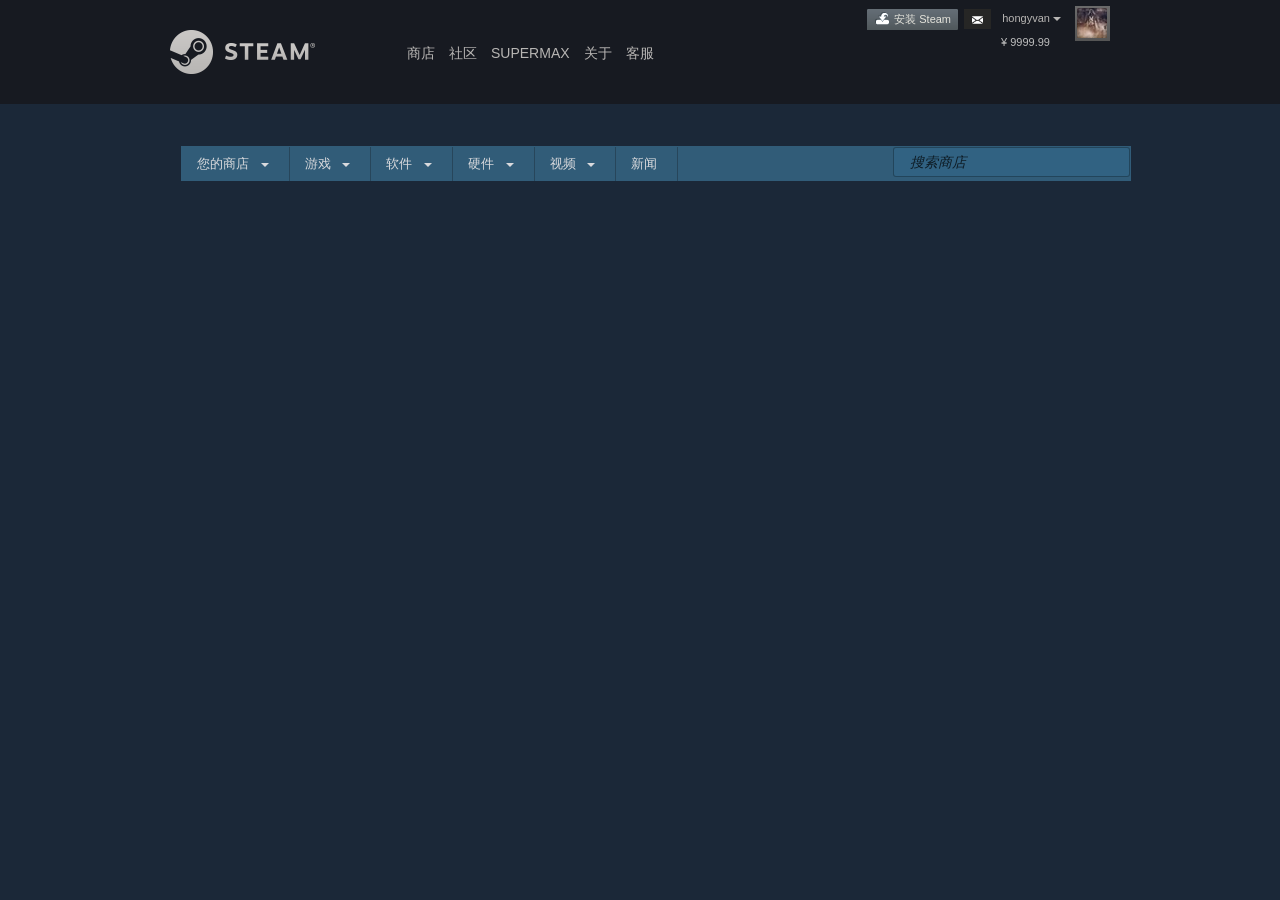
<file: game_example.html>
<!DOCTYPE html>
<html>

	<head>
		<meta http-equiv="Content-Type" content="text/html; charset=UTF-8">
		<meta name="viewport" content="width=device-width,initial-scale=1,user-scalable=no">
		<meta name="theme-color" content="#171a21">
		<link rel="shortcut icon" href="img/index/favicon.ico" type="image/x-icon">
		<link rel="stylesheet" type="text/css" href="css/bootstrap.css" />
		<link rel="stylesheet" type="text/css" href="css/carousel.css" />
		<link rel="stylesheet" type="text/css" href="css/common.css" />
		<link rel="stylesheet" type="text/css" href="css/index.css" />
		<title>欢迎来到Steam</title>
	</head>

	<body>
		<!--头部S-->
		<header>
			<div class="content clearfix">
				<div class="logo">
					<span><a href="index.html"><img src="img/index/globalheader_logo.png" width="176" height="44"/></a></span>
				</div>
				<!--头部列表S-->
				<div class="supernav_container">
					<div class="container-fluid">
						<div id="navbar" class="navbar-collapse collapse">
							<ul class="nav navbar-nav">
								<li class="dropdown">
									<a href="#" class="dropdown-toggle menuitem" data-toggle="dropdown" role="button" aria-haspopup="true" aria-expanded="false">商店</a>
									<ul class="dropdown-menu sub_dropdown">
										<li>
											<a href="#">精选</a>
										</li>
										<li>
											<a href="#">探索</a>
										</li>
										<li>
											<a href="#">鉴赏家</a>
										</li>

										<li>
											<a href="#">愿望单</a>
										</li>
										<li>
											<a href="#">新闻</a>
										</li>
										<li>
											<a href="#">统计</a>
										</li>
									</ul>
								</li>
								<li class="dropdown">
									<a href="#" class="dropdown-toggle menuitem" data-toggle="dropdown" role="button" aria-haspopup="true" aria-expanded="false">社区</a>
									<ul class="dropdown-menu sub_dropdown">
										<li>
											<a href="#">主页</a>
										</li>
										<li>
											<a href="#">讨论</a>
										</li>
										<li>
											<a href="#">创意工坊</a>
										</li>

										<li>
											<a href="#">市场</a>
										</li>
										<li>
											<a href="#">实况直播</a>
										</li>

									</ul>
								</li>
								<li class="dropdown">
									<a href="personal.html" class="dropdown-toggle menuitem" data-toggle="dropdown" role="button" aria-haspopup="true" aria-expanded="false">SUPERMAX</a>
									<ul class="dropdown-menu sub_dropdown">
										<li>
											<a href="#">动态</a>
										</li>
										<li>
											<a href="#">个人资料</a>
										</li>
										<li>
											<a href="#">好友</a>
										</li>

										<li>
											<a href="#">组</a>
										</li>
										<li>
											<a href="#">内容</a>
										</li>
										<li>
											<a href="#">徽章</a>
										</li>
										<li>
											<a href="#">库存</a>
										</li>
									</ul>
								</li>

								<li class="dropdown">
									<a href="#" class="dropdown-toggle menuitem" data-toggle="dropdown" role="button" aria-haspopup="true" aria-expanded="false">关于</a>
								</li>

								<li class="dropdown">
									<a href="#" class="dropdown-toggle menuitem" data-toggle="dropdown" role="button" aria-haspopup="true" aria-expanded="false">客服</a>
								</li>

							</ul>

						</div>
						<!--/.nav-collapse -->
					</div>
					<!--/.container-fluid -->

				</div>

				<!--头部列表E-->
				<!--头部右-->
				<div class="header_right">
					<div class="right_menu">
						<div class="install_btn">
							<div class="btn_leftcap"></div>
							<div class="btn_rightcap"></div>
							<a class="btn_content">安装 Steam</a>
						</div>
						<!-- Single button -->
						<div class="btn-group">
							<button type="button" class="btn btn-default dropdown-toggle noti_btn" data-toggle="dropdown" aria-haspopup="true" aria-expanded="false">
    <img src="img/index/header_menu_notifications.png" width="11" height="8"/></button>
							<ul class="dropdown-menu noti_dropdown">
								<li>
									<a href="#"><span>0</span><span>条新留言</span></a>
								</li>
								<li>
									<a href="#"><span>0</span><span>件新物品在您的库存中</span></a>
								</li>
								<li>
									<a href="#"><span>0</span><span>份新邀请</span></a>
								</li>

								<li>
									<a href="#"><span>0</span><span>份新礼物</span></a>
								</li>
								<li>
									<a href="#"><span>0</span><span>条未读聊天信息</span></a>
								</li>
							</ul>
						</div>
						<div class="btn-group">
							<button type="button" class="btn btn-default dropdown-toggle noti_btn username_btn" data-toggle="dropdown" aria-haspopup="true" aria-expanded="false">
    hongyvan <span class="caret"></span></button>
							<ul class="dropdown-menu noti_dropdown">
								<li>
									<a href="#"><span>注销</span></a>
								</li>
								<li>
									<a href="#"><span>账户明细</span></a>
								</li>
								<li>
									<a href="#"><span>偏好</span></a>
								</li>

								<li>
									<a href="#"><span>更改语言</span></a>
								</li>
								<li>
									<a href="#"><span>查看个人资料</span></a>
								</li>
							</ul>
						</div>
						<div class="wallet_ctn">
							<a href="">¥ 9999.99</a>
						</div>
					</div>
					<a href="personal.html" class="user_avatar "><img src="img/index/mine.jpg"></a>
				</div>
		</header>
		<!--头部E-->

		<section>
			<!--头部导航-->
			<div class="container-fluid   main_nav">
				<div class="top_nav">
					<!--愿望单-->
					<!-- Static navbar -->
					<nav class="navbar navbar-default  top_content">
						<div class="container-fluid">
							<div class="navbar-header">
								<button type="button" class="navbar-toggle collapsed" data-toggle="collapse" data-target="#navbar" aria-expanded="false" aria-controls="navbar">
              <span class="sr-only">Toggle navigation</span>
              <span class="icon-bar"></span>
              <span class="icon-bar"></span>
              <span class="icon-bar"></span>
          </button>
							</div>
							<div id="navbar" class="navbar-collapse collapse">
								<ul class="nav navbar-nav">
									<li class="dropdown">
										<a href="#" class="dropdown-toggle" data-toggle="dropdown" role="button" aria-haspopup="true" aria-expanded="false">您的商店 <span class="caret"></span></a>
										<ul class="dropdown-menu">
											<li>
												<a href="#">商店主页</a>
											</li>
											<li>
												<a href="#">好友中热门</a>
											</li>
											<li>
												<a href="#">Steam 鉴赏家</a>
											</li>
											<li>
												<a href="#">您的队列</a>
											</li>
											<li>
												<a href="#">最近更新</a>
											</li>
											<li>
												<a href="#">关注的游戏和软件</a>
											</li>
											<li role="separator" class="divider"></li>
											<li class="dropdown-header">为您推荐的标签</li>
											<li>
												<a href="#">动作</a>
											</li>
											<li>
												<a href="#">冒险</a>
											</li>
											<li>
												<a href="#">开放世界</a>
											</li>
											<li>
												<a href="#">单人</a>
											</li>
											<li>
												<a href="#">角色扮演</a>
											</li>
											<li role="separator" class="divider"></li>

											<li>
												<a href="#">浏览所有推荐标签</a>
											</li>

										</ul>
									</li>
									<li class="dropdown">
										<a href="#" class="dropdown-toggle" data-toggle="dropdown" role="button" aria-haspopup="true" aria-expanded="false">游戏 <span class="caret"></span></a>
										<ul class="dropdown-menu">
											<li>
												<a href="#">免费游玩</a>
											</li>
											<li>
												<a href="#">抢先体验</a>
											</li>
											<li>
												<a href="#">试玩</a>
											</li>
											<li>
												<a href="#">虚拟现实</a>
											</li>
											<li>
												<a href="#">可支持 Steam 控制器</a>
											</li>

											<li role="separator" class="divider"></li>
											<li class="dropdown-header">按类型浏览:</li>
											<li>
												<a href="#">休闲</a>
											</li>
											<li>
												<a href="#">冒险</a>
											</li>
											<li>
												<a href="#">体育</a>
											</li>
											<li>
												<a href="#">动作</a>
											</li>
											<li>
												<a href="#">角色扮演</a>
											</li>
											<li>
												<a href="#">模拟</a>
											</li>
											<li>
												<a href="#">策略</a>
											</li>
											<li>
												<a href="#">独立</a>
											</li>
											<li role="separator" class="divider"></li>
											<li>
												<a href="#">查看热门标签</a>
											</li>
											<li role="separator" class="divider"></li>
											<li class="dropdown-header">按平台浏览:</li>
											<li>
												<a href="#">Mac OS X</a>
											</li>
											<li>
												<a href="#">SteamOS +Linux</a>
											</li>
										</ul>
									</li>
									<li class="dropdown">
										<a href="#" class="dropdown-toggle" data-toggle="dropdown" role="button" aria-haspopup="true" aria-expanded="false">软件 <span class="caret"></span></a>
										<ul class="dropdown-menu">
											<li>
												<a href="#">软件中心</a>
											</li>
											<li role="separator" class="divider"></li>

											<li>
												<a href="#">动画制作与建模</a>
											</li>
											<li>
												<a href="#">实用工具</a>
											</li>
											<li>
												<a href="#">教育</a>
											</li>
											<li>
												<a href="#">游戏开发</a>
											</li>
											<li>
												<a href="#">照片编辑</a>
											</li>

											<li>
												<a href="#">网络出版</a>
											</li>
											<li>
												<a href="#">视频制作</a>
											</li>
											<li>
												<a href="#">设计与插画</a>
											</li>
											<li>
												<a href="#">音频制作</a>
											</li>

										</ul>
									</li>
									<li class="dropdown">
										<a href="#" class="dropdown-toggle" data-toggle="dropdown" role="button" aria-haspopup="true" aria-expanded="false">硬件 <span class="caret"></span></a>
										<ul class="dropdown-menu">
											<li>
												<a href="#">Steam 控制器</a>
											</li>
											<li>
												<a href="#">Steam 流式盒</a>
											</li>
											<li>
												<a href="#">Steam 主机</a>
											</li>
											<li>
												<a href="#">HTC Vive</a>
											</li>
										</ul>

									</li>

									<li class="dropdown">
										<a href="#" class="dropdown-toggle" data-toggle="dropdown" role="button" aria-haspopup="true" aria-expanded="false">视频 <span class="caret"></span></a>
										<ul class="dropdown-menu">
											<li>
												<a href="#">视频中心</a>
											</li>
											<li role="separator" class="divider"></li>
											<li class="dropdown-header">按类型浏览:</li>

											<li>
												<a href="#">电影</a>
											</li>
											<li>
												<a href="#">章节式</a>
											</li>
											<li>
												<a href="#">纪录片</a>
											</li>
											<li>
												<a href="#">游戏</a>
											</li>
											<li>
												<a href="#">教程</a>
											</li>
											<li>
												<a href="#">短片</a>
											</li>
											<li role="separator" class="divider"></li>
											<li class="dropdown-header">按类型浏览:</li>
											<li>
												<a href="#">动作</a>
											</li>
											<li>
												<a href="#">日本动画</a>
											</li>
											<li>
												<a href="#">欢乐</a>
											</li>
											<li>
												<a href="#">剧情</a>
											</li>
											<li>
												<a href="#">恐怖</a>
											</li>
											<li>
												<a href="#">科幻</a>
											</li>

										</ul>
									</li>
									<li class="dropdown">
										<a href="#" class="dropdown-toggle" data-toggle="dropdown" role="button" aria-haspopup="true" aria-expanded="false">新闻</a>
									</li>

								</ul>

							</div>
						</div>
						<div class="col-md-3 search_box">
							<input type="text" class="search_content" placeholder="搜索商店" />
						</div>

					</nav>
				</div>
			</div>
		</section>
	</body>

</html>
</file>
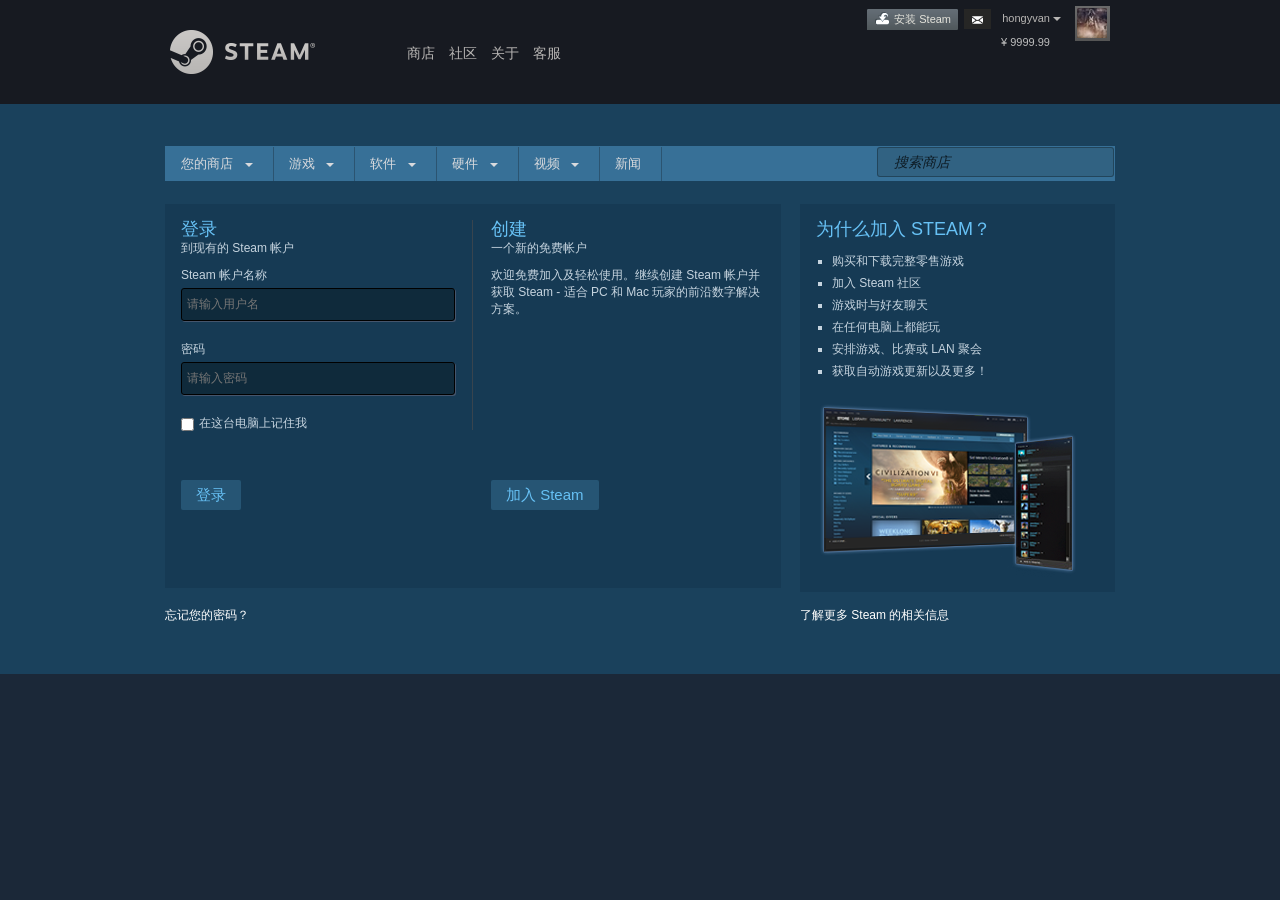
<file: login.html>
<!DOCTYPE html>
<html>

	<head>
		<meta http-equiv="Content-Type" content="text/html; charset=UTF-8">
		<meta name="viewport" content="width=device-width,initial-scale=1,user-scalable=no">
		<meta name="theme-color" content="#171a21">
		<link rel="shortcut icon" href="img/index/favicon.ico" type="image/x-icon">
		<link rel="stylesheet" type="text/css" href="css/bootstrap.css" />
		<link rel="stylesheet" type="text/css" href="css/carousel.css" />
		<link rel="stylesheet" type="text/css" href="css/common.css" />
		<link rel="stylesheet" type="text/css" href="css/login.css" />
		<title>登录</title>
	</head>

	<body>
		<!--头部S-->
		<header>
			<div class="content clearfix">
				<div class="logo">
					<span><a href="index.html"><img src="img/index/globalheader_logo.png" width="176" height="44"/></a></span>
				</div>
				<!--头部列表S-->
				<div class="supernav_container">
					<div class="container-fluid">
						<div id="navbar" class="navbar-collapse collapse">
							<ul class="nav navbar-nav">
								<li class="dropdown">
									<a href="#" class="dropdown-toggle menuitem" data-toggle="dropdown" role="button" aria-haspopup="true" aria-expanded="false">商店</a>
									<ul class="dropdown-menu sub_dropdown">
										<li>
											<a href="#">精选</a>
										</li>
										<li>
											<a href="#">探索</a>
										</li>
										<li>
											<a href="#">鉴赏家</a>
										</li>

										<li>
											<a href="#">愿望单</a>
										</li>
										<li>
											<a href="#">新闻</a>
										</li>
										<li>
											<a href="#">统计</a>
										</li>
									</ul>
								</li>
								<li class="dropdown">
									<a href="#" class="dropdown-toggle menuitem" data-toggle="dropdown" role="button" aria-haspopup="true" aria-expanded="false">社区</a>
									<ul class="dropdown-menu sub_dropdown">
										<li>
											<a href="#">主页</a>
										</li>
										<li>
											<a href="#">讨论</a>
										</li>
										<li>
											<a href="#">创意工坊</a>
										</li>

										<li>
											<a href="#">市场</a>
										</li>
										<li>
											<a href="#">实况直播</a>
										</li>

									</ul>
								</li>

								<li class="dropdown">
									<a href="#" class="dropdown-toggle menuitem" data-toggle="dropdown" role="button" aria-haspopup="true" aria-expanded="false">关于</a>
								</li>

								<li class="dropdown">
									<a href="#" class="dropdown-toggle menuitem" data-toggle="dropdown" role="button" aria-haspopup="true" aria-expanded="false">客服</a>
								</li>

							</ul>

						</div>
						<!--/.nav-collapse -->
					</div>
					<!--/.container-fluid -->

				</div>

				<!--头部列表E-->
				<!--头部右-->
				<div class="header_right">
					<div class="right_menu">
						<div class="install_btn">
							<div class="btn_leftcap"></div>
							<div class="btn_rightcap"></div>
							<a class="btn_content">安装 Steam</a>
						</div>
						<!-- Single button -->
						<div class="btn-group">
							<button type="button" class="btn btn-default dropdown-toggle noti_btn" data-toggle="dropdown" aria-haspopup="true" aria-expanded="false">
    <img src="img/index/header_menu_notifications.png" width="11" height="8"/></button>
							<ul class="dropdown-menu noti_dropdown">
								<li>
									<a href="#"><span>0</span><span>条新留言</span></a>
								</li>
								<li>
									<a href="#"><span>0</span><span>件新物品在您的库存中</span></a>
								</li>
								<li>
									<a href="#"><span>0</span><span>份新邀请</span></a>
								</li>

								<li>
									<a href="#"><span>0</span><span>份新礼物</span></a>
								</li>
								<li>
									<a href="#"><span>0</span><span>条未读聊天信息</span></a>
								</li>
							</ul>
						</div>
						<div class="btn-group">
							<button type="button" class="btn btn-default dropdown-toggle noti_btn username_btn" data-toggle="dropdown" aria-haspopup="true" aria-expanded="false">
    hongyvan <span class="caret"></span></button>
							<ul class="dropdown-menu noti_dropdown">
								<li>
									<a href="#"><span>注销</span></a>
								</li>
								<li>
									<a href="#"><span>账户明细</span></a>
								</li>
								<li>
									<a href="#"><span>偏好</span></a>
								</li>

								<li>
									<a href="#"><span>更改语言</span></a>
								</li>
								<li>
									<a href="#"><span>查看个人资料</span></a>
								</li>
							</ul>
						</div>
						<div class="wallet_ctn">
							<a href="">¥ 9999.99</a>
						</div>
					</div>
					<a href="personal.html" class="user_avatar "><img src="img/index/mine.jpg"></a>
				</div>
		</header>
		<!--头部E-->
		<section>
			<!--头部导航-->
			<div class="container-fluid   main_nav">
				<div class="top_nav">
					<!--愿望单-->
					<!-- Static navbar -->
					<nav class="navbar navbar-default  top_content">
						<div class="container-fluid">
							<div class="navbar-header">
								<button type="button" class="navbar-toggle collapsed" data-toggle="collapse" data-target="#navbar" aria-expanded="false" aria-controls="navbar">
              <span class="sr-only">Toggle navigation</span>
              <span class="icon-bar"></span>
              <span class="icon-bar"></span>
              <span class="icon-bar"></span>
          </button>
							</div>
							<div id="navbar" class="navbar-collapse collapse">
								<ul class="nav navbar-nav">
									<li class="dropdown">
										<a href="#" class="dropdown-toggle" data-toggle="dropdown" role="button" aria-haspopup="true" aria-expanded="false">您的商店 <span class="caret"></span></a>
										<ul class="dropdown-menu">
											<li>
												<a href="#">商店主页</a>
											</li>
											<li>
												<a href="#">好友中热门</a>
											</li>
											<li>
												<a href="#">Steam 鉴赏家</a>
											</li>
											<li>
												<a href="#">您的队列</a>
											</li>
											<li>
												<a href="#">最近更新</a>
											</li>
											<li>
												<a href="#">关注的游戏和软件</a>
											</li>
											<li role="separator" class="divider"></li>
											<li class="dropdown-header">为您推荐的标签</li>
											<li>
												<a href="#">动作</a>
											</li>
											<li>
												<a href="#">冒险</a>
											</li>
											<li>
												<a href="#">开放世界</a>
											</li>
											<li>
												<a href="#">单人</a>
											</li>
											<li>
												<a href="#">角色扮演</a>
											</li>
											<li role="separator" class="divider"></li>

											<li>
												<a href="#">浏览所有推荐标签</a>
											</li>

										</ul>
									</li>
									<li class="dropdown">
										<a href="#" class="dropdown-toggle" data-toggle="dropdown" role="button" aria-haspopup="true" aria-expanded="false">游戏 <span class="caret"></span></a>
										<ul class="dropdown-menu">
											<li>
												<a href="#">免费游玩</a>
											</li>
											<li>
												<a href="#">抢先体验</a>
											</li>
											<li>
												<a href="#">试玩</a>
											</li>
											<li>
												<a href="#">虚拟现实</a>
											</li>
											<li>
												<a href="#">可支持 Steam 控制器</a>
											</li>

											<li role="separator" class="divider"></li>
											<li class="dropdown-header">按类型浏览:</li>
											<li>
												<a href="#">休闲</a>
											</li>
											<li>
												<a href="#">冒险</a>
											</li>
											<li>
												<a href="#">体育</a>
											</li>
											<li>
												<a href="#">动作</a>
											</li>
											<li>
												<a href="#">角色扮演</a>
											</li>
											<li>
												<a href="#">模拟</a>
											</li>
											<li>
												<a href="#">策略</a>
											</li>
											<li>
												<a href="#">独立</a>
											</li>
											<li role="separator" class="divider"></li>
											<li>
												<a href="#">查看热门标签</a>
											</li>
											<li role="separator" class="divider"></li>
											<li class="dropdown-header">按平台浏览:</li>
											<li>
												<a href="#">Mac OS X</a>
											</li>
											<li>
												<a href="#">SteamOS +Linux</a>
											</li>
										</ul>
									</li>
									<li class="dropdown">
										<a href="#" class="dropdown-toggle" data-toggle="dropdown" role="button" aria-haspopup="true" aria-expanded="false">软件 <span class="caret"></span></a>
										<ul class="dropdown-menu">
											<li>
												<a href="#">软件中心</a>
											</li>
											<li role="separator" class="divider"></li>

											<li>
												<a href="#">动画制作与建模</a>
											</li>
											<li>
												<a href="#">实用工具</a>
											</li>
											<li>
												<a href="#">教育</a>
											</li>
											<li>
												<a href="#">游戏开发</a>
											</li>
											<li>
												<a href="#">照片编辑</a>
											</li>

											<li>
												<a href="#">网络出版</a>
											</li>
											<li>
												<a href="#">视频制作</a>
											</li>
											<li>
												<a href="#">设计与插画</a>
											</li>
											<li>
												<a href="#">音频制作</a>
											</li>

										</ul>
									</li>
									<li class="dropdown">
										<a href="#" class="dropdown-toggle" data-toggle="dropdown" role="button" aria-haspopup="true" aria-expanded="false">硬件 <span class="caret"></span></a>
										<ul class="dropdown-menu">
											<li>
												<a href="#">Steam 控制器</a>
											</li>
											<li>
												<a href="#">Steam 流式盒</a>
											</li>
											<li>
												<a href="#">Steam 主机</a>
											</li>
											<li>
												<a href="#">HTC Vive</a>
											</li>
										</ul>

									</li>

									<li class="dropdown">
										<a href="#" class="dropdown-toggle" data-toggle="dropdown" role="button" aria-haspopup="true" aria-expanded="false">视频 <span class="caret"></span></a>
										<ul class="dropdown-menu">
											<li>
												<a href="#">视频中心</a>
											</li>
											<li role="separator" class="divider"></li>
											<li class="dropdown-header">按类型浏览:</li>

											<li>
												<a href="#">电影</a>
											</li>
											<li>
												<a href="#">章节式</a>
											</li>
											<li>
												<a href="#">纪录片</a>
											</li>
											<li>
												<a href="#">游戏</a>
											</li>
											<li>
												<a href="#">教程</a>
											</li>
											<li>
												<a href="#">短片</a>
											</li>
											<li role="separator" class="divider"></li>
											<li class="dropdown-header">按类型浏览:</li>
											<li>
												<a href="#">动作</a>
											</li>
											<li>
												<a href="#">日本动画</a>
											</li>
											<li>
												<a href="#">欢乐</a>
											</li>
											<li>
												<a href="#">剧情</a>
											</li>
											<li>
												<a href="#">恐怖</a>
											</li>
											<li>
												<a href="#">科幻</a>
											</li>

										</ul>
									</li>
									<li class="dropdown">
										<a href="#" class="dropdown-toggle" data-toggle="dropdown" role="button" aria-haspopup="true" aria-expanded="false">新闻</a>
									</li>

								</ul>

							</div>
						</div>
						<div class="col-md-3 search_box">
							<input type="text" class="search_content" placeholder="搜索商店" />
						</div>

					</nav>
				</div>
			</div>

			<!--登录框-->
			<div class="login_content clearfix">
				<div class="login_box pull-left clearfix">
					<div class="login_box_left pull-left">
						<h2>登录</h2>
						<p>到现有的 Steam 帐户</p>
						<div class="input-tit">
							Steam 帐户名称
						</div>
						<input type="text" id="username" placeholder="请输入用户名" />
						<div class="input-tit">
							密码
						</div>
						<input type="text" id="userpasswd" placeholder="请输入密码" />
						<div class="input_tit">
							<input type="checkbox" name="remeber_box" id="remeber_box" /><label for="remeber_box">在这台电脑上记住我</label>
						</div>
					</div>
					<div class="login_box_right pull-right">
						<h2>创建</h2>
						<p>一个新的免费帐户</p>
						<p>欢迎免费加入及轻松使用。继续创建 Steam 帐户并获取 Steam - 适合 PC 和 Mac 玩家的前沿数字解决方案。</p>
					</div>
					<div class="login_sep"></div>
					<div class="button_box clearfix">
						<div class="left_btn pull-left">
							<button>登录</button>
						</div>
						<div class="right_btn pull-right">
							<button>加入 Steam</button>
						</div>
					</div>

				</div>

				<div class="whynot pull-right">
					<h2>为什么加入 STEAM？</h2>
					<ul>
						<li>购买和下载完整零售游戏</li>
						<li>加入 Steam 社区</li>
						<li>游戏时与好友聊天</li>
						<li>在任何电脑上都能玩</li>
						<li>安排游戏、比赛或 LAN 聚会</li>
						<li>获取自动游戏更新以及更多！</li>
					</ul>
					<div>
						<img src="img/login/why_join_preview.png" />
					</div>
				</div>
			</div>


		<div class="forget_more clearfix">
			<div class="forget pull-left">
				<a href="">忘记您的密码？</a>
			</div>
			<div class="getmore pull-right"><a href="">了解更多 Steam 的相关信息</a></div>
		</div>
		</section>
	</body>

</html>
</file>
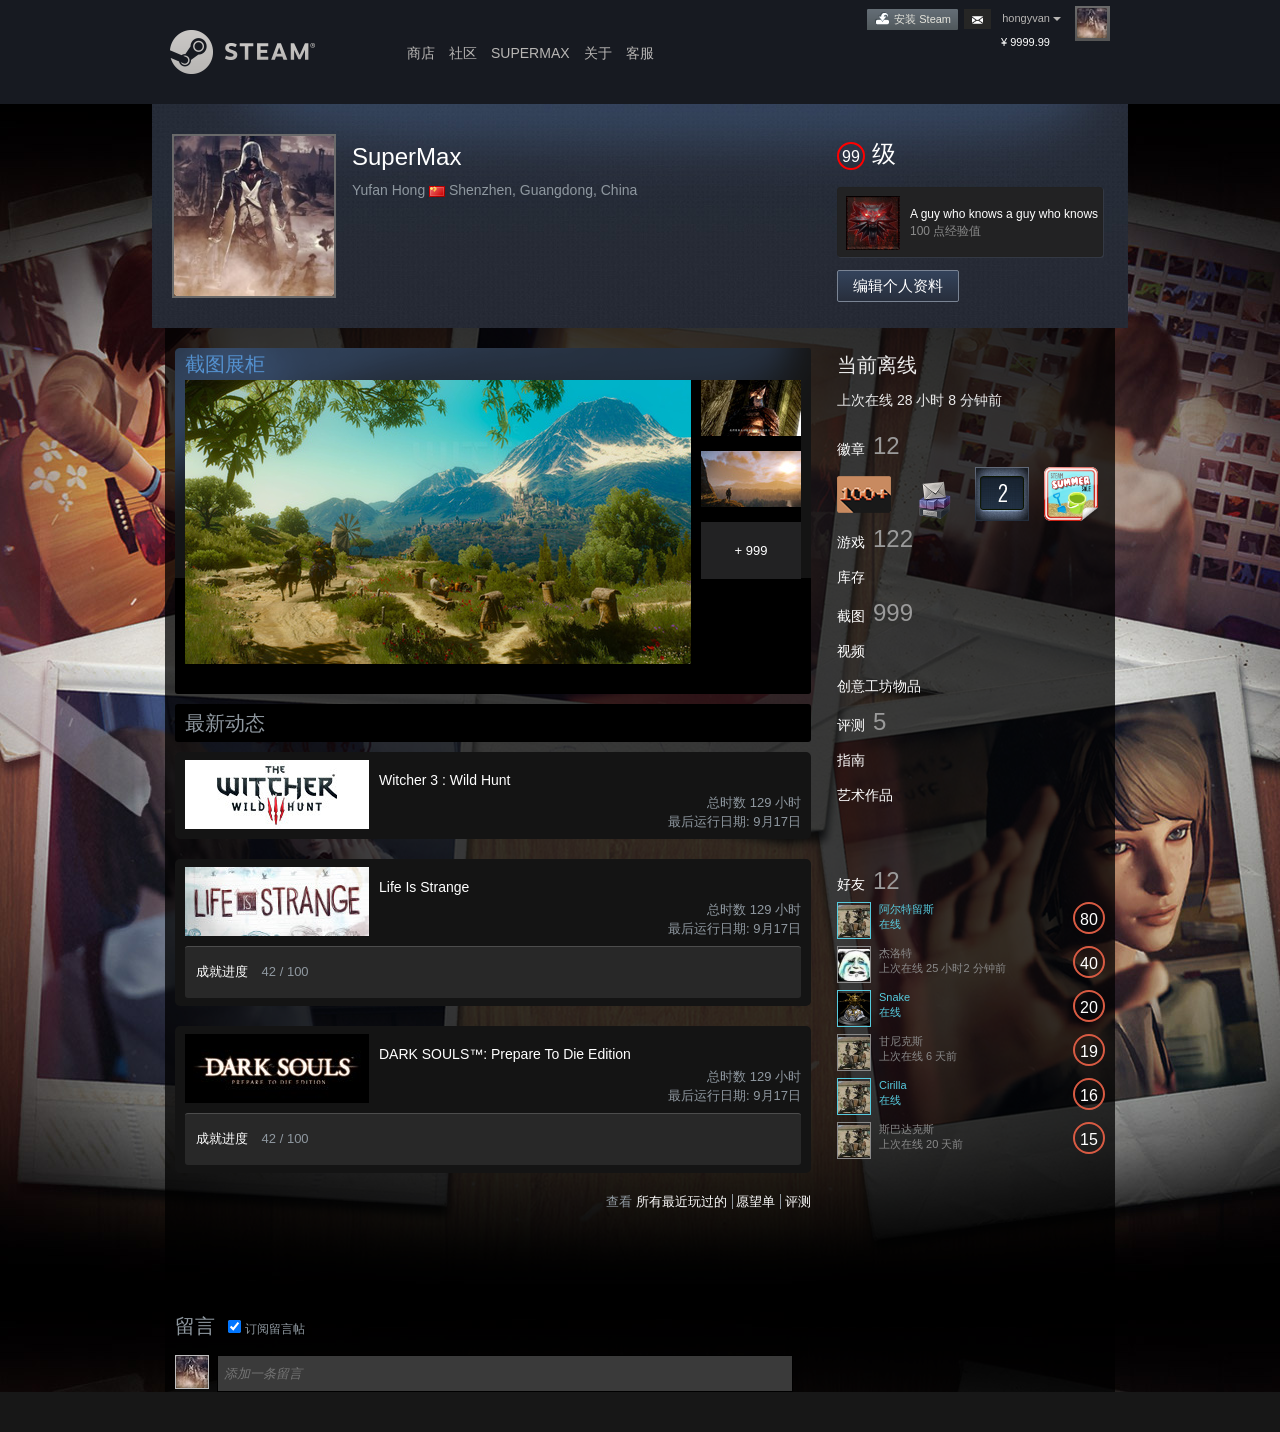
<file: personal.html>
<!DOCTYPE html>
<html>

	<head>
		<meta http-equiv="Content-Type" content="text/html; charset=UTF-8">
		<meta name="viewport" content="width=device-width,initial-scale=1,user-scalable=no">
		<meta name="theme-color" content="#171a21">
		<link rel="shortcut icon" href="img/index/favicon.ico" type="image/x-icon">
		<link rel="stylesheet" type="text/css" href="css/bootstrap.css" />
		<link rel="stylesheet" type="text/css" href="css/carousel.css" />
		<link rel="stylesheet" type="text/css" href="css/common.css" />
		<link rel="stylesheet" type="text/css" href="css/personal.css" />
		<title>Steam 社区 :: SuperMax</title>
	</head>

	<body>
		<!--头部S-->
		<header>
			<div class="content clearfix">
				<div class="logo">
					<span><a href="index.html"><img src="img/index/globalheader_logo.png" width="176" height="44"/></a></span>
				</div>
				<!--头部列表S-->
				<div class="supernav_container">
					<div class="container-fluid">
						<div id="navbar" class="navbar-collapse collapse">
							<ul class="nav navbar-nav">
								<li class="dropdown">
									<a href="#" class="dropdown-toggle menuitem" data-toggle="dropdown" role="button" aria-haspopup="true" aria-expanded="false">商店</a>
									<ul class="dropdown-menu sub_dropdown">
										<li>
											<a href="#">精选</a>
										</li>
										<li>
											<a href="#">探索</a>
										</li>
										<li>
											<a href="#">鉴赏家</a>
										</li>

										<li>
											<a href="#">愿望单</a>
										</li>
										<li>
											<a href="#">新闻</a>
										</li>
										<li>
											<a href="#">统计</a>
										</li>
									</ul>
								</li>
								<li class="dropdown">
									<a href="#" class="dropdown-toggle menuitem" data-toggle="dropdown" role="button" aria-haspopup="true" aria-expanded="false">社区</a>
									<ul class="dropdown-menu sub_dropdown">
										<li>
											<a href="#">主页</a>
										</li>
										<li>
											<a href="#">讨论</a>
										</li>
										<li>
											<a href="#">创意工坊</a>
										</li>

										<li>
											<a href="#">市场</a>
										</li>
										<li>
											<a href="#">实况直播</a>
										</li>

									</ul>
								</li>
								<li class="dropdown">
									<a href="#" class="dropdown-toggle menuitem" data-toggle="dropdown" role="button" aria-haspopup="true" aria-expanded="false">SUPERMAX</a>
									<ul class="dropdown-menu sub_dropdown">
										<li>
											<a href="#">动态</a>
										</li>
										<li>
											<a href="#">个人资料</a>
										</li>
										<li>
											<a href="#">好友</a>
										</li>

										<li>
											<a href="#">组</a>
										</li>
										<li>
											<a href="#">内容</a>
										</li>
										<li>
											<a href="#">徽章</a>
										</li>
										<li>
											<a href="#">库存</a>
										</li>
									</ul>
								</li>

								<li class="dropdown">
									<a href="#" class="dropdown-toggle menuitem" data-toggle="dropdown" role="button" aria-haspopup="true" aria-expanded="false">关于</a>
								</li>

								<li class="dropdown">
									<a href="#" class="dropdown-toggle menuitem" data-toggle="dropdown" role="button" aria-haspopup="true" aria-expanded="false">客服</a>
								</li>

							</ul>

						</div>
						<!--/.nav-collapse -->
					</div>
					<!--/.container-fluid -->

				</div>

				<!--头部列表E-->
				<!--头部右-->
				<div class="header_right">
					<div class="right_menu">
						<div class="install_btn">
							<div class="btn_leftcap"></div>
							<div class="btn_rightcap"></div>
							<a class="btn_content">安装 Steam</a>
						</div>
						<!-- Single button -->
						<div class="btn-group">
							<button type="button" class="btn btn-default dropdown-toggle noti_btn" data-toggle="dropdown" aria-haspopup="true" aria-expanded="false">
    <img src="img/index/header_menu_notifications.png" width="11" height="8"/></button>
							<ul class="dropdown-menu noti_dropdown">
								<li>
									<a href="#"><span>0</span><span>条新留言</span></a>
								</li>
								<li>
									<a href="#"><span>0</span><span>件新物品在您的库存中</span></a>
								</li>
								<li>
									<a href="#"><span>0</span><span>份新邀请</span></a>
								</li>

								<li>
									<a href="#"><span>0</span><span>份新礼物</span></a>
								</li>
								<li>
									<a href="#"><span>0</span><span>条未读聊天信息</span></a>
								</li>
							</ul>
						</div>
						<div class="btn-group">
							<button type="button" class="btn btn-default dropdown-toggle noti_btn username_btn" data-toggle="dropdown" aria-haspopup="true" aria-expanded="false">
    hongyvan <span class="caret"></span></button>
							<ul class="dropdown-menu noti_dropdown">
								<li>
									<a href="#"><span>注销</span></a>
								</li>
								<li>
									<a href="#"><span>账户明细</span></a>
								</li>
								<li>
									<a href="#"><span>偏好</span></a>
								</li>

								<li>
									<a href="#"><span>更改语言</span></a>
								</li>
								<li>
									<a href="#"><span>查看个人资料</span></a>
								</li>
							</ul>
						</div>
						<div class="wallet_ctn">
							<a href="">¥ 9999.99</a>
						</div>
					</div>
					<a href="http://steamcommunity.com/id/hongyvan/" class="user_avatar "><img src="img/index/mine.jpg"></a>
				</div>
		</header>
		<!--头部E-->
		<section>
			<!--personal-headerS-->
			<div class="personalHeader">
				<div class="personImg pull-left">
					<img src="img/person/746410fc0c46568dc2c5bf92509ebee14dbf9b2a_full.jpg" />
				</div>
				<div class="personLevel pull-right">
					<p class="level_content"><span class="level_num">99</span>级</p>
					<div class="header_badge clearfix">
						<div class="badge_icon pull-left">
							<img src="img/person/ea1c6554159aaabe4cb8754cab3c8b670fcd25cb.png" />
						</div>
						<div class="icon_content">
							<p>A guy who knows a guy who knows Geralt</p>
							<span>100 点经验值</span>
						</div>
					</div>
					<a href=""><span class="badge_edit">
						编辑个人资料
					</span></a>
				</div>
				<div class="header_content">
					<h3>SuperMax</h3>
					<p><span>Yufan Hong </span><img src="img/person/cn.gif" /> Shenzhen, Guangdong, China</p>
				</div>
			</div>
			<!--personal-headerE-->
			<div class="main clearfix">
				<div class="trends pull-left">
					<div class="show_pic">
						<h3>截图展柜</h3>
						<div class="screen_shot clearfix">
							<div class="shotcase pull-left">
								<img src="img/person/witcher.jpg" />
							</div>
							<div class="pic_list pull-right">
								<div class="imglist1"><img src="img/person/darksouls.jpg" /></div>
								<div class="imglist2"><img src="img/person/witcher1.jpg" /></div>
								<div class="imgmore">
									+ 999
								</div>
							</div>
						</div>
					</div>
					<p class="show_news">最新动态</p>
					<div class="game_content clearfix">
						<div class="content_img pull-left">
							<a href=""><img src="img/person/wicther3.jpg" /></a>
						</div>
						<div class="content_time pull-right">
							<p>总时数 129 小时</p>
							<p>最后运行日期: 9月17日</p>
						</div>
						<div class="content_info">
							<p>Witcher 3 : Wild Hunt</p>
						</div>
					</div>
					<div class="game_content clearfix">
						<div class="content_img pull-left">
							<a href=""><img src="img/person/lifeisstrange.jpg" /></a>
						</div>
						<div class="content_time pull-right">
							<p>总时数 129 小时</p>
							<p>最后运行日期: 9月17日</p>
						</div>
						<div class="content_info">
							<p>Life Is Strange</p>
						</div>
						<div class="game_stats">
							<p><span>成就进度</span> 42 / 100 </p>
						</div>
					</div>
					<div class="game_content clearfix">
						<div class="content_img pull-left">
							<a href=""><img src="img/person/d293c8e38f56de2c7097b2c7a975caca49029a8b.jpg" /></a>
						</div>
						<div class="content_time pull-right">
							<p>总时数 129 小时</p>
							<p>最后运行日期: 9月17日</p>
						</div>
						<div class="content_info">
							<p>DARK SOULS™: Prepare To Die Edition</p>
						</div>
						<div class="game_stats">
							<p><span>成就进度</span> 42 / 100 </p>
						</div>
					</div>

					<!--查看愿望单-->
					<div class="check_recent">
						查看
						<span><a href="">所有最近玩过的</a></span>
						<span><a href="">愿望单</a></span>
						<span><a href="">评测</a></span>

					</div>

					<!--留言框-->
					<div class="leave_sugs">
						<span class="words">留言</span>
						<input type="checkbox" checked/>
						<span>
						订阅留言帖
					</span>
					</div>
					<div class="comments clearfix">
						<div class="comments_img pull-left">
							<img src="img/person/746410fc0c46568dc2c5bf92509ebee14dbf9b2a.jpg" />
						</div>
						<div class="comments_box">
							<input type="text" placeholder="添加一条留言" />
						</div>
					</div>
				</div>
				<div class="info pull-right">
					<!--在线时间-->
					<p class="now_info">当前离线</p>
					<p>上次在线 <span>28</span> 小时 <span>8</span> 分钟前</p>
					<!--徽章游戏等-->
					<div class="ach_count">
						<div>
							<a href="">徽章<span>12</span></a>
						</div>
						<div><img src="img/person/100_54.png" alt="" /><img src="img/person/level01_54.png" /><img src="img/person/steamyears202_54.png" /><img src="img/person/aa6997bcd278d3c45836b188b6fab17074314b2a.png" /></div>
						<div>
							<a href="">游戏<span>122</span></a>
						</div>
						<div>
							<a href="">库存</a>
						</div>
						<div>
							<a href="">截图<span>999</span></a>
						</div>
						<div>
							<a href="">视频</a>
						</div>
						<div>
							<a href="">创意工坊物品</a>
						</div>
						<div>
							<a href="">评测<span>5</span></a>
						</div>
						<div>
							<a href="">指南</a>
						</div>
						<div>
							<a href="">艺术作品</a>
						</div>
					</div>

					<!--好友-->
					<div class="friends">
						<div class="friends_num">
							<a href="">好友</a><span>12</span>
						</div>
						<div class="friends_detail clearfix">
							<div class="friends_img pull-left">
								<img src="img/person/548f0ef72b0163265ad3cd96e5b36402c204c653_medium.jpg" />
							</div>
							<div class="firends_levels pull-right">80</div>
							<div class="friends_name">
								<p>阿尔特留斯</p>
								<p>在线</p>
							</div>
						</div>
						<div class="friends_detail friends_leaving  clearfix">
							<div class="friends_img pull-left">
								<img src="img/person/9adc0bf993403c7f306385e475b06a9565f01920_medium.jpg" />
							</div>
							<div class="firends_levels pull-right">40</div>
							<div class="friends_name">
								<p>杰洛特</p>
								<p>上次在线 <span>25</span> 小时<span>2</span> 分钟前</p>
							</div>
						</div>
						<div class="friends_detail clearfix">
							<div class="friends_img pull-left">
								<img src="img/person/2e8e374925bb1d745a37af00c9b3408fca5f42d0.jpg" />
							</div>
							<div class="firends_levels pull-right">20</div>
							<div class="friends_name">
								<p>Snake</p>
								<p>在线</p>
							</div>
						</div>
						<div class="friends_detail friends_leaving clearfix">
							<div class="friends_img pull-left">
								<img src="img/person/548f0ef72b0163265ad3cd96e5b36402c204c653_medium.jpg" />
							</div>
							<div class="firends_levels pull-right">19</div>
							<div class="friends_name">
								<p>甘尼克斯</p>
								<p>上次在线 <span>6</span> 天前</p>
							</div>
						</div>
						<div class="friends_detail clearfix">
							<div class="friends_img pull-left">
								<img src="img/person/548f0ef72b0163265ad3cd96e5b36402c204c653_medium.jpg" />
							</div>
							<div class="firends_levels pull-right">16</div>
							<div class="friends_name">
								<p>Cirilla</p>
								<p>在线</p>
							</div>
						</div>
						<div class="friends_detail friends_leaving clearfix">
							<div class="friends_img pull-left">
								<img src="img/person/548f0ef72b0163265ad3cd96e5b36402c204c653_medium.jpg" />
							</div>
							<div class="firends_levels pull-right">15</div>
							<div class="friends_name">
								<p>斯巴达克斯</p>
								<p>上次在线 <span>20</span> 天前</p>
							</div>
						</div>

					</div>
				</div>
			</div>
		</section>
	</body>

</html>
</file>
<file: css/carousel.css>
/* GLOBAL STYLES
-------------------------------------------------- */
/* Padding below the footer and lighter body text */

body {
  padding-bottom: 40px;
  color: #5a5a5a;
}


/* CUSTOMIZE THE NAVBAR
-------------------------------------------------- */

/* Special class on .container surrounding .navbar, used for positioning it into place. */
.navbar-wrapper {
  position: absolute;
  top: 0;
  right: 0;
  left: 0;
  z-index: 20;
}

/* Flip around the padding for proper display in narrow viewports */
.navbar-wrapper > .container {
  padding-right: 0;
  padding-left: 0;
}
.navbar-wrapper .navbar {
  padding-right: 15px;
  padding-left: 15px;
}
.navbar-wrapper .navbar .container {
  width: auto;
}


/* CUSTOMIZE THE CAROUSEL
-------------------------------------------------- */

/* Carousel base class */
.carousel {
  height: 500px;
  margin-bottom: 60px;
}
/* Since positioning the image, we need to help out the caption */
.carousel-caption {
  z-index: 10;
}

/* Declare heights because of positioning of img element */
.carousel .item {
  height: 500px;
  background-color: #777;
}
.carousel-inner > .item > img {
  position: absolute;
  top: 0;
  left: 0;
  min-width: 100%;
  height: 500px;
}


/* MARKETING CONTENT
-------------------------------------------------- */

/* Center align the text within the three columns below the carousel */
.marketing .col-lg-4 {
  margin-bottom: 20px;
  text-align: center;
}
.marketing h2 {
  font-weight: normal;
}
.marketing .col-lg-4 p {
  margin-right: 10px;
  margin-left: 10px;
}


/* Featurettes
------------------------- */

.featurette-divider {
  margin: 80px 0; /* Space out the Bootstrap <hr> more */
}

/* Thin out the marketing headings */
.featurette-heading {
  font-weight: 300;
  line-height: 1;
  letter-spacing: -1px;
}


/* RESPONSIVE CSS
-------------------------------------------------- */

@media (min-width: 768px) {
  /* Navbar positioning foo */
  .navbar-wrapper {
    margin-top: 20px;
  }
  .navbar-wrapper .container {
    padding-right: 15px;
    padding-left: 15px;
  }
  .navbar-wrapper .navbar {
    padding-right: 0;
    padding-left: 0;
  }

  /* The navbar becomes detached from the top, so we round the corners */
  .navbar-wrapper .navbar {
    border-radius: 4px;
  }

  /* Bump up size of carousel content */
  .carousel-caption p {
    margin-bottom: 20px;
    font-size: 21px;
    line-height: 1.4;
  }

  .featurette-heading {
    font-size: 50px;
  }
}

@media (min-width: 992px) {
  .featurette-heading {
    margin-top: 120px;
  }
}
</file>
<file: css/common.css>
body {
  background-color: #1b2838;
  color: #c6d4df; }
  body a:focus {
    background-color: transparent !important; }

header {
  background-color: #171a21;
  min-width: 940px;
  font-size: 14px;
  font-family: "Motiva Sans", Sans-serif;
  padding-left: 16px;
  padding-right: 16px;
  color: #b8b6b4; }
  header a {
    color: #bfbfbf; }
  header .content {
    position: relative;
    width: 940px;
    height: 104px;
    margin-left: auto;
    margin-right: auto; }
    header .content .logo {
      float: left;
      padding-top: 30px;
      margin-right: 40px;
      width: 176px;
      height: 44px; }
    header .content .supernav_container {
      position: absolute;
      left: 200px; }
      header .content .supernav_container .menuitem {
        display: block;
        position: relative;
        padding-top: 45px;
        padding-left: 7px;
        padding-right: 7px;
        padding-bottom: 7px;
        line-height: 16px;
        float: left;
        color: #b8b6b4;
        text-transform: uppercase; }
        header .content .supernav_container .menuitem:hover {
          color: white;
          background-color: transparent; }
      header .content .supernav_container .menuitem:hover ~ .sub_dropdown,
      header .content .supernav_container .sub_dropdown:hover {
        display: block; }
      header .content .supernav_container #navbar .sub_dropdown {
        min-width: 25px;
        padding-right: 10px;
        background-color: #171a21;
        font-size: 11px; }
        header .content .supernav_container #navbar .sub_dropdown a {
          color: #b8b6b4;
          padding: 5px 15px; }
          header .content .supernav_container #navbar .sub_dropdown a:hover {
            color: white;
            background-color: transparent; }
    header .content .header_right {
      position: absolute;
      right: 0px;
      top: 6px;
      height: 21px;
      line-height: 21px;
      font-size: 11px;
      z-index: 1; }
      header .content .header_right .right_menu {
        line-height: 24px;
        vertical-align: top;
        display: inline-block; }
        header .content .header_right .right_menu .install_btn {
          vertical-align: middle;
          display: inline-block;
          position: relative;
          height: 21px;
          line-height: 21px;
          margin-right: 3px; }
          header .content .header_right .right_menu .install_btn .btn_leftcap {
            background-image: url(../img/index/btn_header_installsteam_gray.png);
            position: absolute;
            left: 0px;
            top: 0px;
            width: 24px;
            height: 20px;
            background-position: 0px 0px; }
          header .content .header_right .right_menu .install_btn .btn_rightcap {
            background-image: url(../img/index/btn_header_installsteam_gray.png);
            position: absolute;
            right: 0px;
            top: 0px;
            width: 1px;
            height: 21px; }
          header .content .header_right .right_menu .install_btn .btn_content {
            background-image: url(../img/index/btn_header_installsteam_gray.png);
            display: inline-block;
            padding-left: 27px;
            padding-right: 7px;
            height: 21px;
            line-height: 21px;
            background-position: 0px -21px;
            background-repeat: repeat-x;
            text-decoration: none;
            color: #e5e4dc;
            font-weight: normal;
            cursor: pointer; }
            header .content .header_right .right_menu .install_btn .btn_content:hover {
              color: white; }
        header .content .header_right .right_menu .btn-group .noti_btn {
          padding: 0 8px;
          border-radius: 0;
          border: none;
          background-color: #262625;
          color: #b8b6b4; }
        header .content .header_right .right_menu .btn-group .username_btn {
          font-size: 11px;
          background: transparent; }
          header .content .header_right .right_menu .btn-group .username_btn:hover, header .content .header_right .right_menu .btn-group .username_btn:focus {
            color: white; }
          header .content .header_right .right_menu .btn-group .username_btn ~ .noti_dropdown li a {
            color: #e5e4dc;
            line-height: 25px; }
        header .content .header_right .right_menu .btn-group .noti_dropdown {
          left: auto;
          right: 0;
          border: 1px solid #82807c;
          border-radius: 0;
          background-color: #3b3938;
          background-image: url(../img/index/bg_popup.png);
          background-repeat: repeat-x;
          background-position: top; }
          header .content .header_right .right_menu .btn-group .noti_dropdown li a {
            font-size: 13px;
            line-height: 30px;
            color: #bfbfbf; }
            header .content .header_right .right_menu .btn-group .noti_dropdown li a:hover {
              background-color: #1b2838; }
        header .content .header_right .right_menu .wallet_ctn {
          text-align: right;
          padding-right: 15px;
          font-size: 11px; }
          header .content .header_right .right_menu .wallet_ctn a {
            padding: 0 4px;
            text-decoration: none; }
            header .content .header_right .right_menu .wallet_ctn a:hover {
              color: white; }
      header .content .header_right .user_avatar {
        display: inline-block;
        margin-left: 3px;
        width: 35px;
        height: 35px;
        padding: 1px;
        background: linear-gradient(to bottom, #6a6a6a 5%, #555555 95%); }
        header .content .header_right .user_avatar img {
          width: 32px;
          height: 32px;
          padding: 1px;
          border: none; }

/*# sourceMappingURL=common.css.map */
</file>
<file: css/index.css>
@charset "UTF-8";
section {
  /* 接下来我们添加一些CSS，修改幻灯效果给淡入淡出 */ }
  section .carousel .carousel-inner .item {
    opacity: 0.3;
    -webkit-transition-property: opacity;
    -moz-transition-property: opacity;
    -ms-transition-property: opacity;
    -o-transition-property: opacity;
    transition-property: opacity; }
  section .carousel .carousel-inner .active {
    opacity: 1; }
  section .carousel .carousel-inner .active.left,
  section .carousel .carousel-inner .active.right {
    left: 0;
    opacity: 0.3; }
  section .carousel .carousel-inner .next.left,
  section .carousel .carousel-inner .prev.right {
    opacity: 1; }
  section .main_game {
    width: 1000px;
    margin-left: auto;
    margin-right: auto; }
  section h4 {
    color: white;
    position: relative;
    letter-spacing: 2px;
    text-align: left; }
    section h4 button {
      position: absolute;
      right: 0;
      font-size: 12px;
      line-height: 20px;
      padding-left: 15px;
      padding-right: 15px;
      background-color: transparent;
      border: 1px solid rgba(255, 255, 255, 0.4);
      border-radius: 2px;
      cursor: pointer; }
      section h4 button:hover {
        border: 1px solid white; }
  section .main_nav {
    position: relative;
    width: 950px;
    padding: 0 16px;
    height: 100px; }
    section .main_nav .navbar-default .navbar-nav > .open > a,
    section .main_nav .navbar-default .navbar-nav > .open > a:hover,
    section .main_nav .navbar-default .navbar-nav > .open > a:focus {
      background-color: transparent; }
    section .main_nav .top_nav {
      height: 66px;
      min-width: 950px;
      margin-bottom: 16px;
      margin-top: 42px; }
      section .main_nav .top_nav .top_content {
        position: relative;
        height: 35px;
        min-height: 35px;
        background-color: #315C78;
        border-radius: 0; }
        section .main_nav .top_nav .top_content img {
          width: 16px;
          height: 16px;
          margin-left: -5px;
          margin-right: 5px; }
        section .main_nav .top_nav .top_content #navbar {
          margin-left: -15px;
          margin-right: -15px;
          padding: 0; }
          section .main_nav .top_nav .top_content #navbar .nav > .dropdown a {
            color: #d9dadd;
            font-size: 13px;
            line-height: 34px;
            padding-bottom: 0;
            padding-top: 0;
            padding-right: 20px;
            border-right: 1px solid rgba(16, 21, 25, 0.3); }
            section .main_nav .top_nav .top_content #navbar .nav > .dropdown a span {
              margin-left: 8px; }
            section .main_nav .top_nav .top_content #navbar .nav > .dropdown a:hover {
              background-color: #c7d5e0;
              color: black; }
              section .main_nav .top_nav .top_content #navbar .nav > .dropdown a:hover span {
                color: white; }
          section .main_nav .top_nav .top_content #navbar .nav > .dropdown a:hover ~ .dropdown-menu,
          section .main_nav .top_nav .top_content #navbar .nav > .dropdown .dropdown-menu:hover {
            display: block; }
          section .main_nav .top_nav .top_content #navbar .nav > .dropdown .dropdown-menu {
            background-color: #c7d5e0;
            padding-left: 5px;
            padding-right: 5px;
            box-shadow: 0 0 8px black;
            min-width: 25px;
            z-index: 10; }
            section .main_nav .top_nav .top_content #navbar .nav > .dropdown .dropdown-menu li a {
              color: black;
              border-right: none;
              padding-left: 15px;
              padding-right: 15px; }
              section .main_nav .top_nav .top_content #navbar .nav > .dropdown .dropdown-menu li a:hover {
                color: white;
                background-color: #171A21; }
        section .main_nav .top_nav .top_content .search_box {
          position: absolute;
          right: 0;
          top: 0;
          background-color: #316282;
          border-radius: 3px;
          border: 1px solid rgba(0, 0, 0, 0.3);
          height: 30px;
          padding: 0px 6px;
          font-size: 12px; }
          section .main_nav .top_nav .top_content .search_box .search_content {
            color: black;
            font-weight: 400;
            font-size: 14px;
            line-height: 24px;
            margin-top: 1px;
            font-family: "Motiva Sans", Sans-serif;
            font-weight: 400;
            margin-left: 8px;
            border: none;
            background-color: transparent;
            outline: none; }
            section .main_nav .top_nav .top_content .search_box .search_content::-webkit-input-placeholder {
              font-style: italic;
              color: #0e1c25; }
  section .left_nav {
    top: 40px;
    width: 210px;
    transition: width 0.25s; }
    section .left_nav img {
      max-width: 210px; }
    section .left_nav ul {
      padding-left: 0;
      list-style: none; }
      section .left_nav ul span {
        font-size: 11px;
        margin-top: 8px;
        margin-bottom: 8px; }
      section .left_nav ul a {
        font-size: 13px;
        line-height: 25px;
        text-decoration: none;
        font-weight: bold;
        font-family: "Motiva Sans", Sans-serif; }
        section .left_nav ul a:hover {
          color: white; }
  section .main_show {
    position: relative;
    padding: 3px; }
    section .main_show .game_show {
      border-bottom: none;
      float: right;
      width: 350px;
      height: 350px;
      border: 0px solid black;
      box-shadow: 0px 0px 10px black; }
      section .main_show .game_show h3 {
        padding-left: 30px;
        margin-bottom: 20px; }
      section .main_show .game_show li {
        margin-right: 5px;
        float: right; }
        section .main_show .game_show li a {
          display: inline-block;
          width: 162px;
          height: 70px;
          padding: 0;
          padding-bottom: 5px;
          overflow: hidden;
          background-color: transparent;
          border: none;
          position: relative; }
          section .main_show .game_show li a .game_cover {
            width: 100%;
            height: 100%;
            position: absolute;
            top: 0;
            background-color: rgba(0, 0, 0, 0.3); }
          section .main_show .game_show li a:hover .game_cover,
          section .main_show .game_show li a .game_cover:hover {
            background-color: rgba(0, 0, 0, 0); }
          section .main_show .game_show li a:focus, section .main_show .game_show li a:hover, section .main_show .game_show li a:active {
            border: none;
            background: transparent; }
          section .main_show .game_show li a img {
            width: 100%; }
      section .main_show .game_show p {
        font-size: 18px;
        padding-left: 35px; }
        section .main_show .game_show p span {
          color: white;
          font-size: 12px;
          line-height: 19px;
          margin-right: 2px;
          margin-bottom: 3px;
          padding: 3px 7px;
          background-color: rgba(255, 255, 255, 0.2);
          border-radius: 2px; }
    section .main_show .tab-content {
      position: absolute;
      box-shadow: 3px 3px 20px black; }
      section .main_show .tab-content .tab-pane {
        width: 616px;
        height: 350px;
        overflow: hidden; }
        section .main_show .tab-content .tab-pane img {
          width: 100%;
          height: 100%; }
  section .game_example {
    padding: 0;
    width: 950px;
    margin-left: 28px; }
    section .game_example .carousel-indicators .active {
      background-color: #767E88; }
    section .game_example .carousel {
      height: 415px; }
      section .game_example .carousel .carousel-inner > .item {
        background-color: transparent;
        height: 370px; }
    section .game_example .carousel-indicators li {
      border-radius: 2px;
      border: none;
      width: 16px;
      height: 9px;
      background-color: #495360; }
    section .game_example h4 {
      margin-top: -8px; }
    section .game_example .sale_box .sale_game {
      display: inline-block;
      text-decoration: none;
      float: left;
      box-shadow: 0 0 3px black;
      margin-bottom: 15px; }
      section .game_example .sale_box .sale_game .game_pic {
        width: 306px;
        height: 143px;
        overflow: hidden; }
        section .game_example .sale_box .sale_game .game_pic img {
          width: 100%; }
      section .game_example .sale_box .sale_game .game_priceinfo {
        height: 43px;
        background-color: #abdaf4; }
        section .game_example .sale_box .sale_game .game_priceinfo .sale_price {
          font-size: 0; }
          section .game_example .sale_box .sale_game .game_priceinfo .sale_price .discount {
            display: inline-block;
            color: #93bd0c;
            width: 70px;
            height: 35px;
            font-size: 26px;
            text-align: center;
            background: #4c6b22;
            vertical-align: middle;
            margin-top: 3px; }
          section .game_example .sale_box .sale_game .game_priceinfo .sale_price .price_now {
            margin-top: 4px;
            margin-right: 4px;
            vertical-align: middle;
            display: inline-block;
            width: 42px;
            height: 33px;
            background-color: #344554;
            color: #9dc9e1;
            word-wrap: break-word;
            font-size: 13px;
            text-align: center; }
            section .game_example .sale_box .sale_game .game_priceinfo .sale_price .price_now span:nth-of-type(2) {
              padding-top: 0; }
            section .game_example .sale_box .sale_game .game_priceinfo .sale_price .price_now .price_ago {
              display: block;
              text-align: center;
              font-size: 11px;
              line-height: 11px;
              padding-bottom: 0;
              margin-top: 5px;
              color: #4f6776;
              text-decoration: line-through; }
        section .game_example .sale_box .sale_game .game_priceinfo p {
          color: black;
          font-size: 11px; }
    section .game_example .sale_box a:nth-of-type(2),
    section .game_example .sale_box a:nth-of-type(5) {
      margin-left: 12px;
      margin-right: 12px; }
    section .game_example .sale_carousel .carousel-control {
      top: 135px; }
    section .game_example .label {
      height: 60px; }
      section .game_example .label .label_li {
        height: 58px;
        width: 226px;
        border: 1px solid black;
        border-radius: 3px;
        box-shadow: 0 0 4px black;
        font-size: 18px;
        color: #66c0f4;
        text-align: center;
        line-height: 56px;
        font-weight: 300;
        background-image: url(../img/index/label.jpg);
        float: left; }
        section .game_example .label .label_li:hover {
          background-position-y: -105px;
          color: white; }
        section .game_example .label .label_li:not(:first-child) {
          margin-left: 10px; }
  section .home {
    margin-top: 60px;
    overflow: visible;
    padding-top: 1px;
    background: linear-gradient(to bottom, #2a475e 5%, rgba(42, 71, 94, 0) 70%); }
    section .home .home_tab {
      width: 940px;
      margin-left: auto;
      margin-right: auto;
      margin-top: -31px; }
      section .home .home_tab .nav {
        border: 1px solid transparent; }
        section .home .home_tab .nav li a {
          padding: 0 5px;
          line-height: 30px; }
          section .home .home_tab .nav li a:hover {
            color: white;
            border: none; }
          section .home .home_tab .nav li a:focus {
            background-color: #2a475e; }
      section .home .home_tab .nav-tabs > li.active > a,
      section .home .home_tab .nav-tabs > li.active {
        color: white;
        cursor: default;
        background-color: #2a475e;
        border: none;
        border-bottom-color: transparent;
        -moz-border-radius-topleft: 3px;
        -moz-border-radius-topright: 3px; }
      section .home .home_tab .tab_info {
        margin-top: 10px;
        width: 950px; }
        section .home .home_tab .tab_info .tab-pane {
          position: relative; }
        section .home .home_tab .tab_info .gamelist {
          margin-bottom: 6px; }
          section .home .home_tab .tab_info .gamelist:hover ~ .more_info {
            opacity: 1; }
          section .home .home_tab .tab_info .gamelist .gamereco {
            display: block;
            width: 618px;
            text-decoration: none;
            background-color: #22384a; }
            section .home .home_tab .tab_info .gamelist .gamereco .recoimg {
              width: 184px;
              overflow: hidden; }
              section .home .home_tab .tab_info .gamelist .gamereco .recoimg img {
                width: 100%; }
            section .home .home_tab .tab_info .gamelist .gamereco p {
              font-size: 1.25em;
              line-height: 18px;
              color: #c7d5e0;
              transition: color 0.25s;
              padding-left: 195px;
              padding-right: 20px;
              margin-bottom: 0; }
              section .home .home_tab .tab_info .gamelist .gamereco p:nth-of-type(1) {
                margin-top: 10px; }
            section .home .home_tab .tab_info .gamelist .gamereco p:nth-of-type(2) {
              padding-left: 563px;
              color: #acdbf5;
              font-size: 13px; }
            section .home .home_tab .tab_info .gamelist .gamereco p:nth-of-type(3) {
              font-size: 12px;
              height: 20px;
              line-height: 20px;
              color: #384959; }
        section .home .home_tab .tab_info .last_list {
          text-align: right;
          width: 618px;
          background: rgba(0, 0, 0, 0.2);
          padding: 4px;
          color: #c6d4df;
          font-size: 12px; }
          section .home .home_tab .tab_info .last_list button {
            background: transparent;
            color: white;
            border-radius: 3px;
            border: 0px solid white; }
            section .home .home_tab .tab_info .last_list button:hover {
              border: 1px solid white; }
        section .home .home_tab .tab_info .more_info {
          width: 308px;
          height: 745px;
          position: absolute;
          top: 0;
          right: 10px;
          background-color: #a2c7dd;
          padding-left: 17px;
          opacity: 0;
          transition: all 0.25s; }
          section .home .home_tab .tab_info .more_info h3 {
            color: black; }
          section .home .home_tab .tab_info .more_info .sug_user {
            padding: 5px 7px;
            margin-bottom: 10px;
            width: 258px;
            border-radius: 2px;
            background-color: rgba(38, 54, 69, 0.6);
            color: #C6D4DF;
            font-size: 12px; }
            section .home .home_tab .tab_info .more_info .sug_user p {
              margin-bottom: 0; }
              section .home .home_tab .tab_info .more_info .sug_user p span {
                color: #B9A074; }
          section .home .home_tab .tab_info .more_info .listoftype a {
            color: white;
            text-decoration: none;
            font-size: 11px;
            padding: 2px 7px;
            background-color: rgba(38, 54, 69, 0.6);
            margin-right: 2px;
            line-height: 19px;
            border-radius: 2px;
            max-width: 200px; }
          section .home .home_tab .tab_info .more_info .listOfimg {
            width: 274px;
            height: 150px;
            overflow: hidden;
            margin-bottom: 3px; }
            section .home .home_tab .tab_info .more_info .listOfimg img {
              width: 100%; }
        section .home .home_tab .tab_info .info_show {
          opacity: 1; }
        section .home .home_tab .tab_info .game_list_hover #gamereco {
          background: #a2c7dd;
          width: 635px; }
          section .home .home_tab .tab_info .game_list_hover #gamereco p {
            color: black; }
  section .lowprice {
    width: 950px;
    margin: 0 auto;
    margin-top: 60px; }
    section .lowprice .lowerPrice {
      right: 100px; }
    section .lowprice .priceAlink {
      display: inline-block;
      width: 229px;
      margin-right: 4px; }
      section .lowprice .priceAlink:hover p {
        background-color: #58a7d5; }
      section .lowprice .priceAlink .priceImg {
        width: 229px;
        overflow: hidden; }
        section .lowprice .priceAlink .priceImg img {
          width: 100%; }
      section .lowprice .priceAlink p {
        text-align: right;
        background-color: #345A77;
        padding-right: 6px;
        height: 30px;
        transition: background-color 0.25s; }
        section .lowprice .priceAlink p span {
          text-align: center;
          background-color: #2D526B;
          color: #acdbf5;
          font-size: 11px;
          padding: 4px 8px;
          line-height: 30px; }
  section .hardware {
    width: 970px;
    margin: 0 auto;
    margin-top: 60px;
    text-align: center; }
    section .hardware a {
      display: inline-block;
      position: relative; }
      section .hardware a .headware_title {
        font-weight: 500;
        position: absolute;
        top: 43px;
        right: 38px;
        width: 272px;
        font-size: 1.1em;
        line-height: 25px;
        text-align: right;
        color: white; }
        section .hardware a .headware_title span {
          font-weight: 300;
          font-size: 0.7em;
          padding-left: 44px;
          color: #1995cf; }
  section .login {
    color: #8f98a0;
    background: black;
    margin-top: 50px;
    padding-top: 40px;
    height: 200px;
    text-align: center; }
    section .login hr {
      width: 950px;
      margin: 0 auto;
      border-color: #67c1f5; }
    section .login .reco_title {
      width: 950px;
      margin: 0 auto;
      margin-top: -20px;
      text-align: center;
      color: #67c1f5;
      margin-bottom: 20px; }
      section .login .reco_title span {
        display: inline-block;
        padding: 0 10px;
        background: black;
        font-size: 24px; }
    section .login button {
      border-radius: 4px;
      border: 2px solid #172030;
      color: #D2E885;
      background: linear-gradient(to bottom, #a4d007 5%, #536904 95%);
      font-size: 15px;
      padding: 6px 16px;
      margin-bottom: 20px; }
      section .login button:hover {
        background: linear-gradient(to bottom, #b6d908 5%, #80a006 95%); }
    section .login p a {
      color: white;
      text-decoration: none; }
      section .login p a:hover {
        color: #67c1f5; }

@media only screen and (max-width: 1651px) {
  .left_nav {
    margin-left: 4%; } }
@media only screen and (max-width: 1524px) {
  .left_nav {
    margin-left: 0%; } }
@media only screen and (max-width: 1380px) and (min-width: 1235px) {
  section .main_game {
    margin-left: 220px;
    margin-right: 0; }
  section .home .home_tab {
    margin-left: 246px;
    margin-right: 0; } }
@media only screen and (max-width: 1234px) {
  section .left_nav {
    display: none; }

  section .main_game {
    margin-left: auto;
    margin-right: auto; } }

/*# sourceMappingURL=index.css.map */
</file>
<file: css/login.css>
section {
  width: 100%;
  background-color: #1A415C;
  padding-bottom: 50px; }
  section .main_nav {
    position: relative;
    width: 950px;
    padding: 0;
    height: 100px; }
    section .main_nav .navbar-default .navbar-nav > .open > a,
    section .main_nav .navbar-default .navbar-nav > .open > a:hover,
    section .main_nav .navbar-default .navbar-nav > .open > a:focus {
      background-color: transparent; }
    section .main_nav .top_nav {
      height: 66px;
      margin-bottom: 16px;
      margin-top: 42px; }
      section .main_nav .top_nav .top_content {
        position: relative;
        height: 35px;
        min-height: 35px;
        background-color: #377097;
        border-radius: 0; }
        section .main_nav .top_nav .top_content img {
          width: 16px;
          height: 16px;
          margin-left: -5px;
          margin-right: 5px; }
        section .main_nav .top_nav .top_content #navbar {
          margin-left: -15px;
          margin-right: -15px;
          padding: 0; }
          section .main_nav .top_nav .top_content #navbar .nav > .dropdown a {
            color: #d9dadd;
            font-size: 13px;
            line-height: 34px;
            padding-bottom: 0;
            padding-top: 0;
            padding-right: 20px;
            border-right: 1px solid rgba(16, 21, 25, 0.3); }
            section .main_nav .top_nav .top_content #navbar .nav > .dropdown a span {
              margin-left: 8px; }
            section .main_nav .top_nav .top_content #navbar .nav > .dropdown a:hover {
              background-color: #c7d5e0;
              color: black; }
              section .main_nav .top_nav .top_content #navbar .nav > .dropdown a:hover span {
                color: white; }
          section .main_nav .top_nav .top_content #navbar .nav > .dropdown a:hover ~ .dropdown-menu,
          section .main_nav .top_nav .top_content #navbar .nav > .dropdown .dropdown-menu:hover {
            display: block; }
          section .main_nav .top_nav .top_content #navbar .nav > .dropdown .dropdown-menu {
            background-color: #c7d5e0;
            padding-left: 5px;
            padding-right: 5px;
            box-shadow: 0 0 8px black;
            min-width: 25px;
            z-index: 10; }
            section .main_nav .top_nav .top_content #navbar .nav > .dropdown .dropdown-menu li a {
              color: black;
              border-right: none;
              padding-left: 15px;
              padding-right: 15px; }
              section .main_nav .top_nav .top_content #navbar .nav > .dropdown .dropdown-menu li a:hover {
                color: white;
                background-color: #171A21; }
        section .main_nav .top_nav .top_content .search_box {
          position: absolute;
          right: 0;
          top: 0;
          background-color: #316282;
          border-radius: 3px;
          border: 1px solid rgba(0, 0, 0, 0.3);
          height: 30px;
          padding: 0px 6px;
          font-size: 12px; }
          section .main_nav .top_nav .top_content .search_box .search_content {
            color: black;
            font-weight: 400;
            font-size: 14px;
            line-height: 24px;
            margin-top: 1px;
            font-family: "Motiva Sans", Sans-serif;
            font-weight: 400;
            margin-left: 8px;
            border: none;
            background-color: transparent;
            outline: none; }
            section .main_nav .top_nav .top_content .search_box .search_content::-webkit-input-placeholder {
              font-style: italic;
              color: #0e1c25; }
  section .login_content {
    width: 950px;
    margin-left: auto;
    margin-right: auto;
    color: #C6D4DF;
    font-size: 12px; }
    section .login_content h2 {
      font-family: "Motiva Sans", Sans-serif;
      font-weight: 300;
      font-size: 18px;
      color: #67c1f5;
      margin-top: 0;
      margin-bottom: 0; }
    section .login_content .login_box {
      width: 616px;
      height: 384px;
      padding: 16px;
      background-color: #163A54; }
      section .login_content .login_box .login_box_left {
        width: 290px;
        padding: 0px 16px 14px 0px; }
        section .login_content .login_box .login_box_left input[type='text'] {
          border: 1px solid #000;
          border-radius: 3px;
          box-shadow: 1px 1px 0px #45556c;
          width: 274px;
          padding: 5px;
          margin: 4px 0;
          margin-bottom: 20px;
          line-height: 21px;
          background-color: #0F2A3B; }
        section .login_content .login_box .login_box_left #remeber_box {
          margin: 0;
          margin-right: 5px;
          vertical-align: middle; }
        section .login_content .login_box .login_box_left label {
          font-weight: normal;
          vertical-align: middle;
          margin-bottom: 0; }
      section .login_content .login_box .login_box_right {
        width: 290px;
        padding: 0px 0px 14px 16px; }
      section .login_content .login_box .login_sep {
        border-left: 1px solid #38444e;
        width: 2px;
        height: 210px;
        margin: auto; }
      section .login_content .login_box .button_box {
        margin-top: 50px;
        color: #67c1f5; }
        section .login_content .login_box .button_box button {
          padding: 0 15px;
          font-size: 15px;
          line-height: 30px;
          background: rgba(103, 193, 245, 0.2);
          border: none;
          border-radius: 2px; }
          section .login_content .login_box .button_box button:hover {
            color: white;
            background: linear-gradient(-60deg, #417a9b 5%, #67c1f5 95%); }
        section .login_content .login_box .button_box .left_btn {
          width: 290px;
          padding: 0px 16px 14px 0px; }
        section .login_content .login_box .button_box .right_btn {
          width: 290px;
          padding: 0px 0px 14px 16px; }
    section .login_content .whynot {
      background-color: #163A54;
      width: 315px;
      padding: 16px 2px 4px 16px; }
      section .login_content .whynot ul {
        padding: 0;
        padding-top: 10px;
        padding-left: 16px;
        margin-bottom: 20px; }
        section .login_content .whynot ul li {
          list-style-type: square;
          line-height: 22px; }
      section .login_content .whynot div img {
        margin-bottom: 10px; }
  section .forget_more {
    width: 950px;
    margin: auto;
    margin-top: 15px;
    font-size: 12px; }
    section .forget_more a {
      color: white;
      text-decoration: none; }
      section .forget_more a:hover {
        color: #66c0f4; }
    section .forget_more .forget {
      width: 616px; }
    section .forget_more .getmore {
      width: 315px; }

/*# sourceMappingURL=login.css.map */
</file>
<file: css/personal.css>
body {
  background-color: #171717; }
  body a {
    color: white; }
    body a:hover {
      color: #66C0F4;
      text-decoration: none; }

section {
  background-image: url(../img/person/sectionBg.jpg);
  background-position: 49.999% 0;
  background-color: #000000; }
  section .personalHeader {
    height: 224px;
    width: 976px;
    margin-left: auto;
    margin-right: auto;
    padding: 30px 23px 20px 20px;
    background-image: url(../img/person/profile_header_bg_texture.jpg);
    background-repeat: no-repeat;
    background-position: center;
    text-align: left;
    color: #8F98A0;
    font-size: 14px; }
    section .personalHeader .personImg {
      width: 164px;
      height: 164px;
      border: 2px solid #6A6A6A;
      overflow: hidden; }
      section .personalHeader .personImg img {
        width: 100%; }
    section .personalHeader .personLevel {
      color: white;
      width: 268px; }
      section .personalHeader .personLevel .level_content {
        font-size: 24px;
        line-height: 40px;
        margin-bottom: 13px;
        cursor: pointer; }
        section .personalHeader .personLevel .level_content .level_num {
          display: inline-block;
          height: 28px;
          width: 28px;
          border: 2px solid red;
          border-radius: 16px;
          font-size: 16px;
          text-align: center;
          line-height: 26px;
          margin-right: 7px; }
      section .personalHeader .personLevel .header_badge {
        border: 1px solid #212121;
        border-radius: 3px;
        background-color: #222223;
        height: 70px;
        box-shadow: 1px 1px 0 #343944;
        margin-bottom: 13px;
        width: 266px;
        height: 70px;
        font-size: 12px; }
        section .personalHeader .personLevel .header_badge .badge_icon {
          width: 54px;
          height: 54px;
          margin-top: 8px;
          margin-left: 8px; }
          section .personalHeader .personLevel .header_badge .badge_icon img {
            width: 100%;
            height: 100%; }
        section .personalHeader .personLevel .header_badge .icon_content {
          padding-left: 10px;
          padding-top: 18px;
          white-space: nowrap;
          overflow: hidden;
          text-overflow: ellipsis;
          font-size: 12px; }
          section .personalHeader .personLevel .header_badge .icon_content p {
            margin-bottom: 0; }
          section .personalHeader .personLevel .header_badge .icon_content span {
            color: #898989; }
      section .personalHeader .personLevel a {
        text-decoration: none;
        color: white; }
        section .personalHeader .personLevel a:hover {
          background: linear-gradient(to bottom, #9ba9bf 5%, #282f3d 95%); }
        section .personalHeader .personLevel a .badge_edit {
          display: block;
          width: 122px;
          line-height: 30px;
          font-size: 15px;
          padding: 0 15px;
          border: 1px solid #7A8494;
          border-radius: 2px;
          background: linear-gradient(to bottom, #33425a 5%, #282f3d 95%); }
    section .personalHeader .header_content {
      padding-left: 180px; }
      section .personalHeader .header_content h3 {
        color: white;
        margin-top: 10px; }
  section .main {
    width: 950px;
    margin-left: auto;
    margin-right: auto;
    background: rgba(0, 0, 0, 0.75);
    padding-top: 20px;
    padding-left: 10px; }
    section .main .trends {
      width: 636px;
      font-size: 13px;
      color: #8F98A0; }
      section .main .trends .show_pic {
        background-image: url(../img/person/showcase_bg.png);
        background-position: top left;
        background-repeat: no-repeat;
        background-color: #000000;
        border-radius: 3px;
        padding: 5px 10px 30px 10px; }
        section .main .trends .show_pic h3 {
          margin-top: 0;
          margin-bottom: 5px;
          font-size: 20px;
          color: #5491cf; }
        section .main .trends .show_pic .screen_shot {
          background-color: #000000; }
          section .main .trends .show_pic .screen_shot .pic_list div {
            margin-bottom: 15px; }
          section .main .trends .show_pic .screen_shot .pic_list .imgmore {
            color: white;
            text-align: center;
            line-height: 57px;
            background-color: #222223; }
      section .main .trends .show_news {
        font-size: 20px;
        line-height: 38px;
        background: #000000;
        margin-top: 10px;
        padding-left: 10px;
        border-radius: 3px; }
      section .main .trends .game_content {
        padding: 8px 10px;
        margin-bottom: 20px;
        background-color: #141414;
        border-radius: 5px; }
        section .main .trends .game_content .content_img {
          width: 184px;
          margin-right: 10px; }
          section .main .trends .game_content .content_img img {
            width: 100%; }
        section .main .trends .game_content .content_time {
          text-align: right;
          margin-top: 34px; }
          section .main .trends .game_content .content_time p {
            margin-bottom: 0; }
        section .main .trends .game_content .content_info {
          height: 70px; }
          section .main .trends .game_content .content_info p {
            margin-bottom: 0;
            padding-top: 10px;
            color: white;
            font-size: 14px; }
        section .main .trends .game_content .game_stats {
          width: 616px;
          padding: 9px 11px 10px;
          background-color: #282828;
          border-radius: 3px;
          border-top: 1px solid #4d4d4d;
          margin-top: 9px; }
          section .main .trends .game_content .game_stats p {
            line-height: 32px;
            font-size: 13px;
            margin-bottom: 0; }
            section .main .trends .game_content .game_stats p span {
              color: white;
              padding-right: 10px; }
      section .main .trends .check_recent {
        text-align: right; }
        section .main .trends .check_recent span:not(:last-child) {
          padding-right: 5px;
          border-right: 1px solid #8F98A0; }
      section .main .trends .leave_sugs {
        font-size: 12px;
        margin-top: 100px; }
        section .main .trends .leave_sugs .words {
          font-size: 20px;
          padding-right: 10px; }
      section .main .trends .comments {
        margin-top: 15px; }
        section .main .trends .comments .comments_img {
          margin-right: 8px;
          width: 34px;
          border: 1px solid #BFBFBF; }
          section .main .trends .comments .comments_img img {
            width: 100%; }
        section .main .trends .comments .comments_box input {
          width: 576px;
          height: 37px;
          background: #3a3a3a;
          border: 1px solid #000000;
          padding: 4px 6px 4px 6px; }
          section .main .trends .comments .comments_box input::-webkit-input-placeholder {
            font-style: italic; }
    section .main .info {
      width: 268px;
      color: #ebebeb;
      margin-right: 10px;
      line-height: 35px; }
      section .main .info .now_info {
        font-size: 20px;
        margin-bottom: 0; }
      section .main .info .ach_count {
        font-size: 14px;
        color: white; }
        section .main .info .ach_count div span {
          font-size: 24px;
          color: #9b9b9b;
          padding-left: 8px; }
        section .main .info .ach_count img {
          width: 54px; }
          section .main .info .ach_count img:not(:last-child) {
            margin-right: 15px; }
      section .main .info .friends {
        margin-top: 50px; }
        section .main .info .friends .friends_num {
          font-size: 14px; }
          section .main .info .friends .friends_num span {
            font-size: 24px;
            color: #9b9b9b;
            padding-left: 8px; }
        section .main .info .friends .friends_detail {
          font-size: 11px;
          color: #57cbde; }
          section .main .info .friends .friends_detail .friends_img {
            width: 34px;
            border: 1px solid #57cbde;
            margin-right: 8px; }
            section .main .info .friends .friends_detail .friends_img img {
              width: 100%; }
          section .main .info .friends .friends_detail .firends_levels {
            width: 32px;
            height: 32px;
            border: 2px solid #d95b43;
            border-radius: 50%;
            font-size: 16px;
            line-height: 32px;
            text-align: center;
            color: white; }
          section .main .info .friends .friends_detail .friends_name {
            height: 44px; }
            section .main .info .friends .friends_detail .friends_name p {
              line-height: 15px;
              height: 15px;
              margin-bottom: 0; }
        section .main .info .friends .friends_leaving {
          color: #898989; }
          section .main .info .friends .friends_leaving .friends_img {
            border: 1px solid #898989; }

/*# sourceMappingURL=personal.css.map */
</file>
